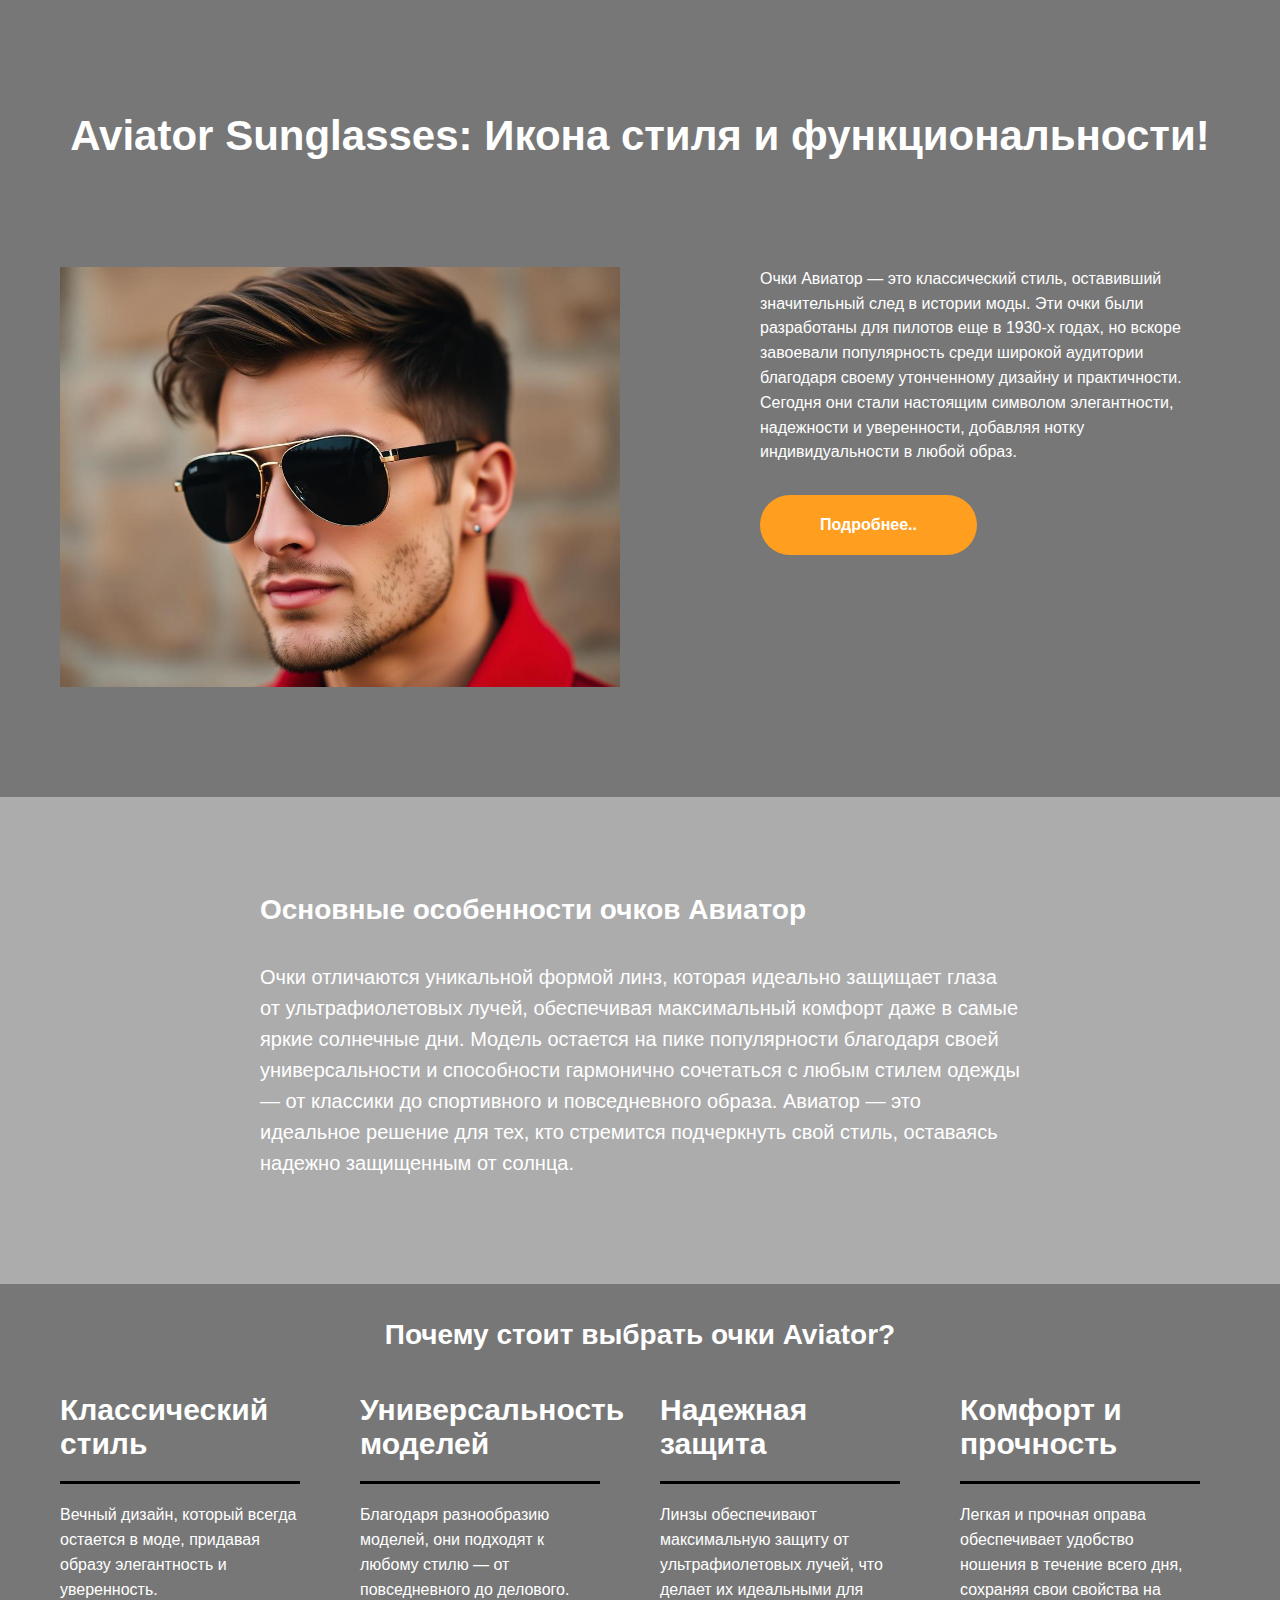
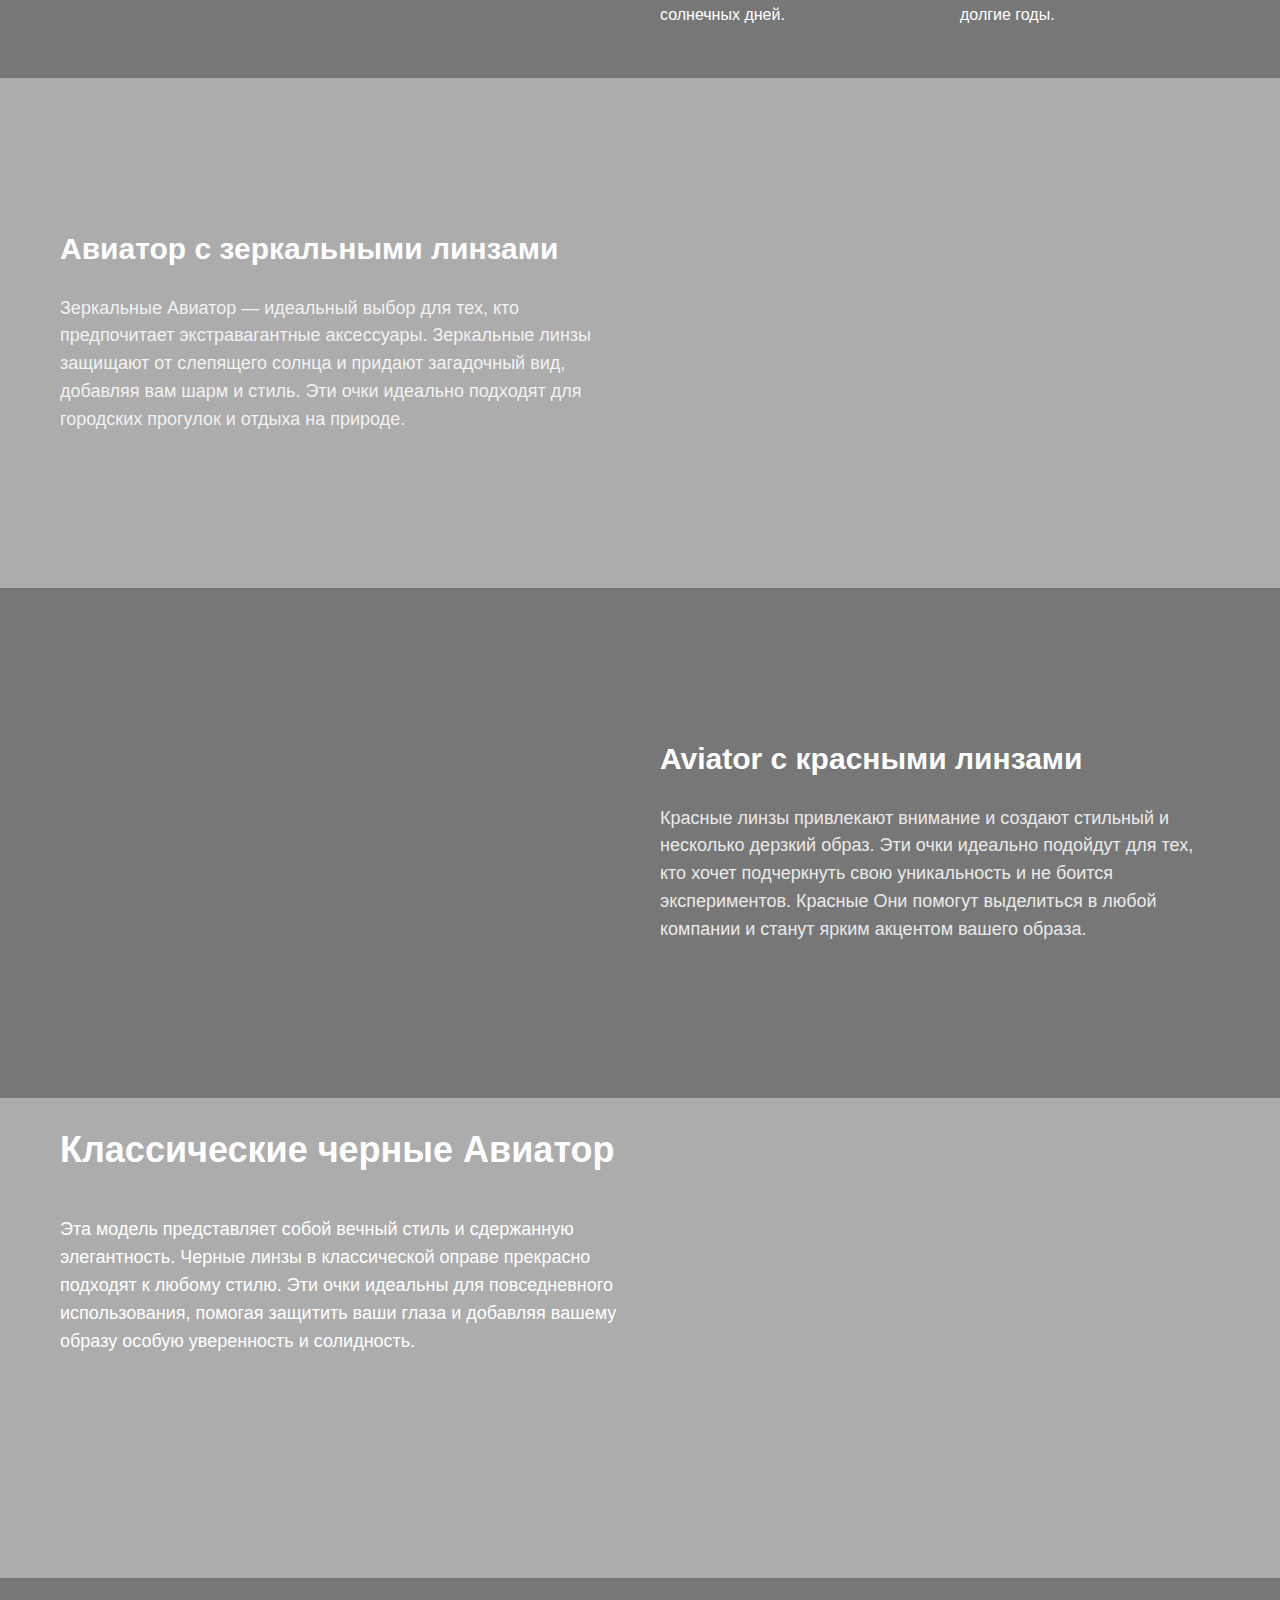
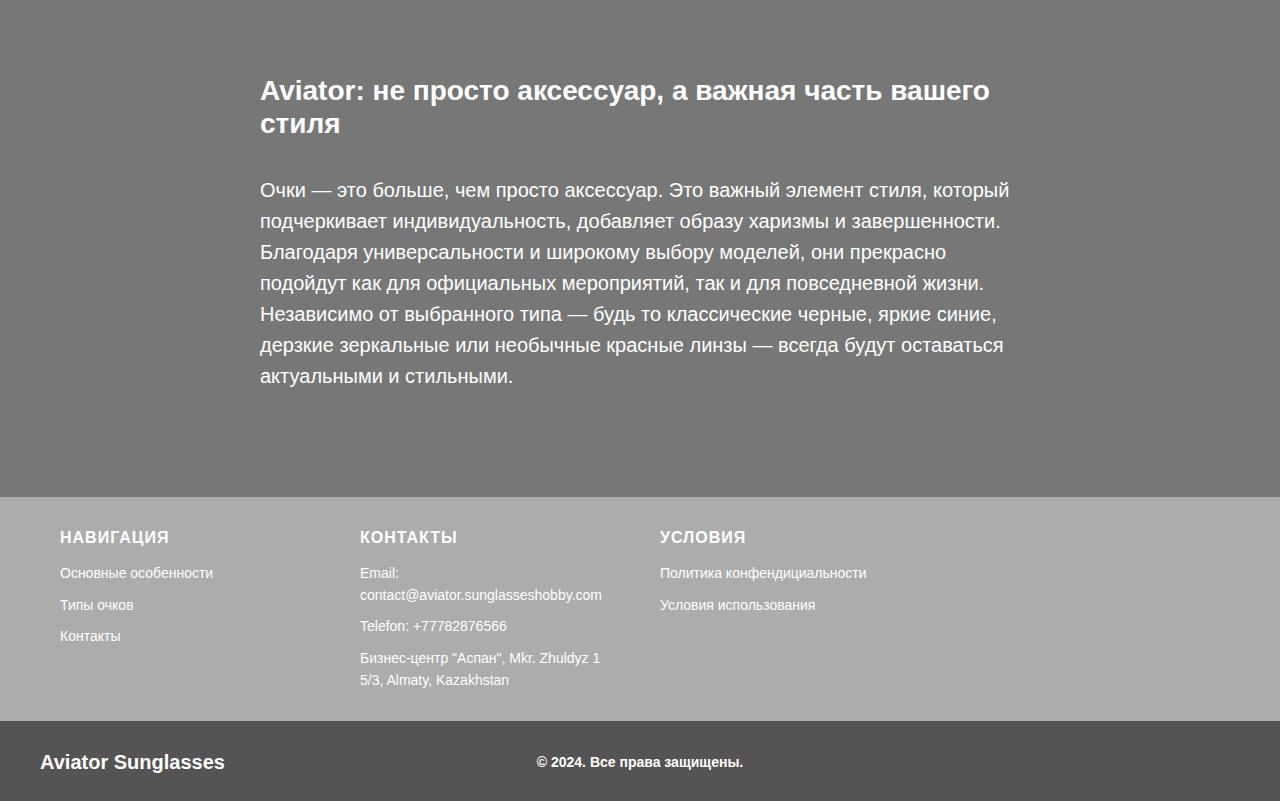
<file: index.html>
<!DOCTYPE html>
<html lang="ru">
<head>
    <meta charset="utf-8"/>
    <meta http-equiv="Content-Type" content="text/html; charset=utf-8"/>
    <meta name="viewport" content="width=device-width, initial-scale=1.0"/> <!--metatextblock--> <title>Aviator Sunglasses: Икона стиля и функциональности!</title>
    <meta name="description"
          content="Aviator: Стильные и надежные солнцезащитные очки, которые обеспечат вам защиту и элегантность в любой ситуации."/>
    <meta property="og:url" content="page57867809.html"/>
    <meta property="og:title" content="Aviator Sunglasses: Икона стиля и функциональности!"/>
    <meta property="og:description"
          content="Aviator: Стильные и надежные солнцезащитные очки, которые обеспечат вам защиту и элегантность в любой ситуации."/>
    <meta property="og:type" content="website"/>
    <meta property="og:image" content="images/tild6231-3138-4535-b561-343431653130__-__resize__504x___51.png"/>
    <link rel="canonical" href="index.html"> <!--/metatextblock-->
    <meta name="format-detection" content="telephone=no"/>
    <meta http-equiv="x-dns-prefetch-control" content="on">
    <link rel="dns-prefetch" href="https://ws.tildacdn.com">
    <link rel="apple-touch-icon" sizes="180x180" href="favicon/apple-touch-icon.png">
    <link rel="icon" type="image/png" sizes="32x32" href="favicon/favicon-32x32.png">
    <link rel="manifest" href="favicon/site.webmanifest"> <!-- Assets -->
    <script src="https://neo.tildacdn.com/js/tilda-fallback-1.0.min.js" async charset="utf-8"></script>
    <link rel="stylesheet" href="css/tilda-grid-3.0.min.css" type="text/css" media="all" onerror="this.loaderr='y';"/>
    <link rel="stylesheet" href="css/tilda-blocks-page57867809.min.css?t=1730979921" type="text/css" media="all"
          onerror="this.loaderr='y';"/>
    <link rel="stylesheet" href="css/tilda-forms-1.0.min.css" type="text/css" media="all" onerror="this.loaderr='y';"/>
    <link rel="stylesheet" href="css/tilda-cover-1.0.min.css" type="text/css" media="all" onerror="this.loaderr='y';"/>
    <link rel="stylesheet" href="css/fonts-tildasans.css" type="text/css" media="all" onerror="this.loaderr='y';"/>
    <script nomodule src="js/tilda-polyfill-1.0.min.js" charset="utf-8"></script>
    <script type="text/javascript">function t_onReady(func) {
        if (document.readyState != 'loading') {
            func();
        } else {
            document.addEventListener('DOMContentLoaded', func);
        }
    }

    function t_onFuncLoad(funcName, okFunc, time) {
        if (typeof window[funcName] === 'function') {
            okFunc();
        } else {
            setTimeout(function () {
                t_onFuncLoad(funcName, okFunc, time);
            }, (time || 100));
        }
    }</script>
    <script src="js/tilda-scripts-3.0.min.js" charset="utf-8" defer onerror="this.loaderr='y';"></script>
    <script src="js/tilda-blocks-page57867809.min.js?t=1730979921" charset="utf-8" async
            onerror="this.loaderr='y';"></script>
    <script src="js/lazyload-1.3.min.export.js" charset="utf-8" async onerror="this.loaderr='y';"></script>
    <script src="js/tilda-forms-1.0.min.js" charset="utf-8" async onerror="this.loaderr='y';"></script>
    <script src="js/tilda-cover-1.0.min.js" charset="utf-8" async onerror="this.loaderr='y';"></script>
    <script src="js/tilda-events-1.0.min.js" charset="utf-8" async onerror="this.loaderr='y';"></script>
    <script type="text/javascript">window.dataLayer = window.dataLayer || [];</script>
    <script type="text/javascript">(function () {
        if ((/bot|google|yandex|baidu|bing|msn|duckduckbot|teoma|slurp|crawler|spider|robot|crawling|facebook/i.test(navigator.userAgent)) === false && typeof (sessionStorage) != 'undefined' && sessionStorage.getItem('visited') !== 'y' && document.visibilityState) {
            var style = document.createElement('style');
            style.type = 'text/css';
            style.innerHTML = '@media screen and (min-width: 980px) {.t-records {opacity: 0;}.t-records_animated {-webkit-transition: opacity ease-in-out .2s;-moz-transition: opacity ease-in-out .2s;-o-transition: opacity ease-in-out .2s;transition: opacity ease-in-out .2s;}.t-records.t-records_visible {opacity: 1;}}';
            document.getElementsByTagName('head')[0].appendChild(style);

            function t_setvisRecs() {
                var alr = document.querySelectorAll('.t-records');
                Array.prototype.forEach.call(alr, function (el) {
                    el.classList.add("t-records_animated");
                });
                setTimeout(function () {
                    Array.prototype.forEach.call(alr, function (el) {
                        el.classList.add("t-records_visible");
                    });
                    sessionStorage.setItem("visited", "y");
                }, 400);
            }

            document.addEventListener('DOMContentLoaded', t_setvisRecs);
        }
    })();</script>
</head>
<body class="t-body" style="margin:0;"> <!--allrecords-->
<div id="allrecords" data-tilda-export="yes" class="t-records" data-hook="blocks-collection-content-node"
     data-tilda-project-id="10777917" data-tilda-page-id="57867809"
     data-tilda-formskey="45872d6e7fbe66a2de443c7210777917" data-tilda-cookie="no" data-tilda-lazy="yes"
     data-tilda-root-zone="one">
    <div id="rec822415590" class="r t-rec" style="background-color:#777777; " data-animationappear="off"
         data-record-type="813" data-bg-color="#777777"> <!-- t813 --> <!-- cover -->
        <div class="t-cover" id="recorddiv822415590" bgimgfield="img" style="height:100vh;background-color: #777777;">
            <div class="t-cover__carrier" id="coverCarry822415590" data-content-cover-id="822415590"
                 data-content-cover-bg="" data-display-changed="true" data-content-cover-height="80vh"
                 data-content-cover-parallax="" data-content-use-image-for-mobile-cover=""
                 style="height:80vh;background-attachment:scroll; " itemscope itemtype="http://schema.org/ImageObject">
                <meta itemprop="image" content="">
            </div>
            <div class="t-cover__filter" style="height:80vh;background-color: unset;opacity: 0.4;"></div>
            <div class="t813">
                <div class="t-container">
                    <div class="t-cover__wrapper t-valign_middle" style="height:100vh">
                        <div class="t813__wrapper" data-hook-content="covercontent">
                            <div class="t813__textwrapper" data-hook-content="covercontent">
                                <div class="t-section__title t-title t-title_xs " field="title">Aviator Sunglasses:
                                    Икона стиля и функциональности!
                                </div>
                            </div>
                            <div class="t813__col-wrapper">
                                <div class="t813__col t-col t-col_6 t-col_flex">
                                    <div class="t813__contentbox">
                                        <div class="t813__contentwrapper"><img
                                                src="images/tild6130-6137-4732-b564-663265303633__-__empty___55.png"
                                                data-original="images/tild6130-6137-4732-b564-663265303633___55.png"
                                                class="t813__img t-img"
                                                imgfield="img2"
                                                alt=""></div>
                                    </div>
                                </div>
                                <div class="t813__col t-col t-col_5 t-prefix_1 t813__nomargin t-col_flex t-align_left">
                                    <div class="t813__form-upper-text t-descr t-descr_xs" field="text">Очки Авиатор — это
                                            классический стиль, оставивший значительный след в истории моды. Эти очки
                                            были разработаны для пилотов еще в 1930-х годах, но вскоре завоевали
                                            популярность среди широкой аудитории благодаря своему утонченному дизайну и
                                            практичности. Сегодня они стали настоящим символом элегантности, надежности
                                            и уверенности, добавляя нотку индивидуальности в любой образ.
                                    </div>
                                    <div>
                                        <form
                                                id="form822415590" name='form822415590' role="form" action=''
                                                method='POST' data-formactiontype="0" data-inputbox=".t-input-group"
                                                class="t-form js-form-proccess t-form_inputs-total_0 t-form_bbonly"
                                                data-success-callback="t813_onSuccess">
                                            <!-- NO ONE SERVICES CONNECTED -->
                                            <div class="js-successbox t-form__successbox t-text t-text_md"
                                                 aria-live="polite"
                                                 style="display:none;"></div>
                                            <div class="t-form__inputsbox t-form__inputsbox_vertical-form t-form__inputsbox_inrow">
                                                <div class="t-form__errorbox-middle"> <!--noindex-->
                                                    <div
                                                            class="js-errorbox-all t-form__errorbox-wrapper"
                                                            style="display:none;" data-nosnippet
                                                            tabindex="-1"
                                                            aria-label="Ошибки при заполнении формы">
                                                        <ul
                                                                role="list"
                                                                class="t-form__errorbox-text t-text t-text_md">
                                                            <li class="t-form__errorbox-item js-rule-error js-rule-error-all"></li>
                                                            <li class="t-form__errorbox-item js-rule-error js-rule-error-req"></li>
                                                            <li class="t-form__errorbox-item js-rule-error js-rule-error-email"></li>
                                                            <li class="t-form__errorbox-item js-rule-error js-rule-error-name"></li>
                                                            <li class="t-form__errorbox-item js-rule-error js-rule-error-phone"></li>
                                                            <li class="t-form__errorbox-item js-rule-error js-rule-error-minlength"></li>
                                                            <li class="t-form__errorbox-item js-rule-error js-rule-error-string"></li>
                                                        </ul>
                                                    </div> <!--/noindex--> </div>
                                                <div class="t-form__submit">
                                                    <button
                                                            type="submit"
                                                            class="t-submit"
                                                            style="color:#ffffff;background-color:#ff9e1f;border-radius:30px; -moz-border-radius:30px; -webkit-border-radius:30px;"
                                                            data-field="buttontitle" data-buttonfieldset="button">
                                                        Подробнее..
                                                    </button>
                                                </div>
                                            </div>
                                            <div class="t-form__errorbox-bottom"> <!--noindex-->
                                                <div
                                                        class="js-errorbox-all t-form__errorbox-wrapper"
                                                        style="display:none;" data-nosnippet
                                                        tabindex="-1"
                                                        aria-label="Ошибки при заполнении формы">
                                                    <ul
                                                            role="list"
                                                            class="t-form__errorbox-text t-text t-text_md">
                                                        <li class="t-form__errorbox-item js-rule-error js-rule-error-all"></li>
                                                        <li class="t-form__errorbox-item js-rule-error js-rule-error-req"></li>
                                                        <li class="t-form__errorbox-item js-rule-error js-rule-error-email"></li>
                                                        <li class="t-form__errorbox-item js-rule-error js-rule-error-name"></li>
                                                        <li class="t-form__errorbox-item js-rule-error js-rule-error-phone"></li>
                                                        <li class="t-form__errorbox-item js-rule-error js-rule-error-minlength"></li>
                                                        <li class="t-form__errorbox-item js-rule-error js-rule-error-string"></li>
                                                    </ul>
                                                </div> <!--/noindex--> </div>
                                        </form>
                                        <style>#rec822415590 input::-webkit-input-placeholder {
                                          color: #ffffff;
                                          opacity: 0.5;
                                        }

                                        #rec822415590 input::-moz-placeholder {
                                          color: #ffffff;
                                          opacity: 0.5;
                                        }

                                        #rec822415590 input:-moz-placeholder {
                                          color: #ffffff;
                                          opacity: 0.5;
                                        }

                                        #rec822415590 input:-ms-input-placeholder {
                                          color: #ffffff;
                                          opacity: 0.5;
                                        }

                                        #rec822415590 textarea::-webkit-input-placeholder {
                                          color: #ffffff;
                                          opacity: 0.5;
                                        }

                                        #rec822415590 textarea::-moz-placeholder {
                                          color: #ffffff;
                                          opacity: 0.5;
                                        }

                                        #rec822415590 textarea:-moz-placeholder {
                                          color: #ffffff;
                                          opacity: 0.5;
                                        }

                                        #rec822415590 textarea:-ms-input-placeholder {
                                          color: #ffffff;
                                          opacity: 0.5;
                                        }</style>
                                    </div>
                                </div>
                            </div>
                        </div>
                    </div>
                </div>
            </div>
        </div>
        <script type="text/javascript">t_onReady(function () {
            t_onFuncLoad('t813_init', function () {
                t813_init('822415590', '');
            });
        });</script>
        <style> #rec822415590 .t-section__title {
          color: #ffffff;
        }

        #rec822415590 .t-section__descr {
          color: #ffffff;
        }

        #rec822415590 .t813__form-upper-text {
          color: #ffffff;
        }</style>
        <style>#rec822415590 .t813__iframe {
          box-shadow: 0px 0px 20px rgba(0, 0, 0, 0.8);
        }</style>
    </div>
    <div id="rec822415591" class="r t-rec t-rec_pt_45 t-rec_pb_45"
         style="padding-top:45px;padding-bottom:45px;background-color:#acacac; " data-record-type="248"
         data-bg-color="#acacac"> <!-- T220 -->
        <div class="t220" id="about">
            <div class="t-container ">
                <div class="t-col t-col_8 t-prefix_2">
                    <div class="t220__textwrapper" style="background-color:#acacac;">
                        <div style="">
                            <div class="t220__title t-heading t-heading_sm" field="title"><span
                                    style="color: rgb(255, 255, 255);">Основные особенности очков Авиатор</span></div>
                            <div field="text" class="t220__text t-text t-text_md "><span
                                    style="color: rgb(255, 255, 255);">Очки отличаются уникальной формой линз, которая идеально защищает глаза от ультрафиолетовых лучей, обеспечивая максимальный комфорт даже в самые яркие солнечные дни. Модель остается на пике популярности благодаря своей универсальности и способности гармонично сочетаться с любым стилем одежды — от классики до спортивного и повседневного образа. Авиатор — это идеальное решение для тех, кто стремится подчеркнуть свой стиль, оставаясь надежно защищенным от солнца.</span>
                            </div>
                        </div>
                    </div>
                </div>
            </div>
        </div>
    </div>
    <div id="rec822415596" class="r t-rec t-rec_pt_30 t-rec_pb_30"
         style="padding-top:30px;padding-bottom:30px;background-color:#777777; " data-record-type="40"
         data-bg-color="#777777"> <!-- T026 -->
        <div class="t026">
            <div class="t-container t-align_left">
                <div class="t-col t-col_8 t-prefix_2">
                    <div class="t026__title t-text" field="title">
                        <div style="font-size: 28px;" data-customstyle="yes"><p style="text-align: center;"><span
                                style="color: rgb(255, 255, 255);">Почему стоит выбрать очки Aviator?</span></p></div>
                    </div>
                    <div class="t026__descr t-text t-text_xs" field="subtitle"></div>
                </div>
            </div>
        </div>
        <style> #rec822415596 .t026__descr {
          text-transform: uppercase;
        }</style>
    </div>
    <div id="rec822415597" class="r t-rec t-rec_pt_0 t-rec_pb_45"
         style="padding-top:0px;padding-bottom:45px;background-color:#777777; " data-record-type="1033"
         data-bg-color="#777777"> <!-- t1033 -->
        <div class="t1033" id="types">
            <ul role="list" class="t1033__container t-list__container_inrow4 t-container">
                <li class="t1033__col t-item t-list__item t-col t-col_3 ">
                    <div class="t1033__title t-title" field="li_title__6534766525990"><span
                            style="color: rgb(255, 255, 255);">Классический стиль</span></div>
                    <hr class="t-divider t1033__line" style=""/>
                    <div class="t1033__text t-descr" field="li_descr__6534766525990"><span
                            style="color: rgb(255, 255, 255);">Вечный дизайн, который всегда остается в моде, придавая образу элегантность и уверенность.</span>
                    </div>
                </li>
                <li class="t1033__col t-item t-list__item t-col t-col_3 ">
                    <div class="t1033__title t-title" field="li_title__6534766525991"><span
                            style="color: rgb(255, 255, 255);">Универсальность моделей</span></div>
                    <hr class="t-divider t1033__line" style=""/>
                    <div class="t1033__text t-descr" field="li_descr__6534766525991"><span
                            style="color: rgb(255, 255, 255);">Благодаря разнообразию моделей, они подходят к любому стилю — от повседневного до делового.</span>
                    </div>
                </li>
                <li class="t1033__col t-item t-list__item t-col t-col_3 ">
                    <div class="t1033__title t-title" field="li_title__6534766525992"><strong
                            style="color: rgb(255, 255, 255);">Надежная защита</strong></div>
                    <hr class="t-divider t1033__line" style=""/>
                    <div class="t1033__text t-descr" field="li_descr__6534766525992"><span
                            style="color: rgb(255, 255, 255);">Линзы обеспечивают максимальную защиту от ультрафиолетовых лучей, что делает их идеальными для солнечных дней.</span>
                    </div>
                </li>
                <li class="t1033__col t-item t-list__item t-col t-col_3 ">
                    <div class="t1033__title t-title" field="li_title__6534766525993"><span
                            style="color: rgb(255, 255, 255);">Комфорт и прочность</span></div>
                    <hr class="t-divider t1033__line" style=""/>
                    <div class="t1033__text t-descr" field="li_descr__6534766525993"><span
                            style="color: rgb(255, 255, 255);">Легкая и прочная оправа обеспечивает удобство ношения в течение всего дня, сохраняя свои свойства на долгие годы.</span>
                    </div>
                </li>
            </ul>
        </div>
    </div>
    <div id="rec822415592" class="r t-rec t-rec_pt_45 t-rec_pb_45"
         style="padding-top:45px;padding-bottom:45px;background-color:#acacac; " data-record-type="180"
         data-bg-color="#acacac"> <!-- T165 -->
        <div class="t165">
            <div class="t-container">
                <div class="t165__col-top t-col t-col_6 t165__vmiddle t165__left">
                    <div class="t165__textwrapper">
                        <div class="t165__title t-heading t-heading_md" field="title"><span
                                style="color: rgb(255, 255, 255);">Авиатор с зеркальными линзами</span></div>
                        <div class="t165__text t-text t-text_sm" field="text"><span style="color: rgb(255, 255, 255);">Зеркальные Авиатор — идеальный выбор для тех, кто предпочитает экстравагантные аксессуары. Зеркальные линзы защищают от слепящего солнца и придают загадочный вид, добавляя вам шарм и стиль. Эти очки идеально подходят для городских прогулок и отдыха на природе.</span>
                        </div>
                    </div>
                </div>
                <div class="t-col t-col_6 t165__vmiddle t165__left"><img class="t165__img t-img"
                                                                         src="images/tild6231-3138-4535-b561-343431653130__-__empty___51.png"
                                                                         data-original="images/tild6231-3138-4535-b561-343431653130___51.png"
                                                                         imgfiled="img"
                                                                         alt=""></div>
            </div>
        </div>
    </div>
    <div id="rec822415595" class="r t-rec t-rec_pt_45 t-rec_pb_45"
         style="padding-top:45px;padding-bottom:45px;background-color:#777777; " data-record-type="180"
         data-bg-color="#777777"> <!-- T165 -->
        <div class="t165">
            <div class="t-container">
                <div class="t165__col-top t-col t-col_6 t165__vmiddle t165__left"><img class="t165__img t-img"
                                                                                       src="images/tild3737-6437-4831-a361-613832346330__-__empty___54.png"
                                                                                       data-original="images/tild3737-6437-4831-a361-613832346330___54.png"
                                                                                       imgfiled="img"
                                                                                       alt=""></div>
                <div class="t-col t-col_6 t165__vmiddle t165__left">
                    <div class="t165__textwrapper">
                        <div class="t165__title t-heading t-heading_md" field="title"><span
                                style="color: rgb(255, 255, 255);">Aviator с красными линзами</span></div>
                        <div class="t165__text t-text t-text_sm" field="text"><span style="color: rgb(255, 255, 255);">Красные линзы привлекают внимание и создают стильный и несколько дерзкий образ. Эти очки идеально подойдут для тех, кто хочет подчеркнуть свою уникальность и не боится экспериментов. Красные Они помогут выделиться в любой компании и станут ярким акцентом вашего образа.</span>
                        </div>
                    </div>
                </div>
            </div>
        </div>
    </div>
    <div id="rec822415598" class="r t-rec t-rec_pt_30 t-rec_pb_30"
         style="padding-top:30px;padding-bottom:30px;background-color:#acacac; " data-record-type="195"
         data-bg-color="#acacac"> <!-- T177 -->
        <div class="t177">
            <div class="t-container">
                <div class="t-col t-col_6 ">
                    <div class="t177__title t-title t-title_md" field="title">
                        <div style="font-size: 36px;" data-customstyle="yes"><span style="color: rgb(255, 255, 255);">Классические черные Авиатор</span>
                        </div>
                    </div>
                    <div class="t177__text t-text t-text_sm" field="text"><span style="color: rgb(255, 255, 255);">Эта модель представляет собой вечный стиль и сдержанную элегантность. Черные линзы в классической оправе прекрасно подходят к любому стилю. Эти очки идеальны для повседневного использования, помогая защитить ваши глаза и добавляя вашему образу особую уверенность и солидность.</span>
                    </div>
                </div>
                <div class="t-col t-col_6 t-align_center"><img class="t177__img t-img"
                                                               src="images/tild3165-3962-4732-a365-643730663138__-__empty___52.png"
                                                               data-original="images/tild3165-3962-4732-a365-643730663138___52.png"
                                                               imgfield="img"
                                                               alt=""></div>
            </div>
        </div>
        <style> #rec822415598 .t177__descr {
          padding-top: 10px;
          padding-bottom: 10px;
        }

        #rec822415598 .t177__text {
          padding-top: 10px;
        }</style>
    </div>
    <div id="rec822433760" class="r t-rec t-rec_pt_45 t-rec_pb_45"
         style="padding-top:45px;padding-bottom:45px;background-color:#777777; " data-record-type="248"
         data-bg-color="#777777"> <!-- T220 -->
        <div class="t220">
            <div class="t-container ">
                <div class="t-col t-col_8 t-prefix_2">
                    <div class="t220__textwrapper" style="background-color:#777777;">
                        <div style="">
                            <div class="t220__title t-heading t-heading_sm" field="title"><span
                                    style="color: rgb(255, 255, 255);">Aviator: не просто аксессуар, а важная часть вашего стиля</span>
                            </div>
                            <div field="text" class="t220__text t-text t-text_md "><span
                                    style="color: rgb(255, 255, 255);">Очки — это больше, чем просто аксессуар. Это важный элемент стиля, который подчеркивает индивидуальность, добавляет образу харизмы и завершенности. Благодаря универсальности и широкому выбору моделей, они прекрасно подойдут как для официальных мероприятий, так и для повседневной жизни. Независимо от выбранного типа — будь то классические черные, яркие синие, дерзкие зеркальные или необычные красные линзы — всегда будут оставаться актуальными и стильными.</span>
                            </div>
                        </div>
                    </div>
                </div>
            </div>
        </div>
    </div>
    <div id="rec822415599" class="r t-rec t-rec_pt_30 t-rec_pb_30"
         style="padding-top:30px;padding-bottom:30px;background-color:#acacac; " data-animationappear="off"
         data-record-type="344" data-bg-color="#acacac"> <!-- T344 -->
        <div class="t344" id="contacts">
            <div class="t-container t-align_left">
                <div class="t344__col t-col t-col_3">
                    <div class="t344__title t-name t-name_xs t344__title_uppercase" field="title"><span
                            style="color: rgb(255, 255, 255);">Навигация</span></div>
                    <div class="t344__descr t-descr t-descr_xxs" field="descr">
                        <ul>
                            <li data-list="bullet" style="color: rgb(255, 255, 255);"><a
                                    href="#about"
                                    style="color: rgb(255, 255, 255);">Основные особенности</a></li>
                            <li data-list="bullet" style="color: rgb(255, 255, 255);"><a
                                    href="#types"
                                    style="color: rgb(255, 255, 255);">Типы очков</a>
                            </li>
                            <li data-list="bullet" style="color: rgb(255, 255, 255);"><a
                                    href="#contacts"
                                    style="color: rgb(255, 255, 255);">Контакты</a>
                            </li>
                        </ul>
                    </div>
                </div>
                <div class="t344__col t-col t-col_3">
                    <div class="t344__title t-name t-name_xs t344__title_uppercase" field="title2"><span
                            style="color: rgb(255, 255, 255);">Контакты</span></div>
                    <div class="t344__descr t-descr t-descr_xxs" field="descr2">
                        <ul>
                            <li data-list="bullet">Email: contact@aviator.sunglasseshobby.com</li>
                            <li data-list="bullet">Telefon: +77782876566</li>
                            <li data-list="bullet">Бизнес-центр "Аспан", Mkr. Zhuldyz 1 5/3, Almaty, Kazakhstan</li>
                        </ul>
                    </div>
                </div>
                <div class="t344__floatbeaker_lr3"></div>
                <div class="t344__col t-col t-col_3">
                    <div class="t344__title t-name t-name_xs t344__title_uppercase" field="title3"><span
                            style="color: rgb(255, 255, 255);">Условия</span></div>
                    <div class="t344__descr t-descr t-descr_xxs" field="descr3">
                        <ul>
                            <li data-list="bullet" style="color: rgb(255, 255, 255);"><a href="policy.html"
                                    style="color: rgb(255, 255, 255);">Политика конфендициальности</a></li>
                            <li data-list="bullet" style="color: rgb(255, 255, 255);"><a href="terms.html"
                                    style="color: rgb(255, 255, 255);">Условия использования</a></li>
                        </ul>
                    </div>
                </div>
                <div class="t344__col t-col t-col_3"></div>
            </div>
        </div>
        <style>#rec822415599 .t344__title {
          color: #525252;
        }

        #rec822415599 .t344__descr {
          color: #ffffff;
        }</style>
        <style> #rec822415599 .t344__title {
          text-transform: uppercase;
        }</style>
    </div>
    <div id="rec822415600" class="r t-rec t-rec_pt_0 t-rec_pb_0"
         style="padding-top:0px;padding-bottom:0px;background-color:#555353; " data-record-type="463"
         data-bg-color="#555353"> <!-- T463 -->
        <div class="t463" id="t-footer_822415600">
            <div class="t463__maincontainer ">
                <div class="t463__content" style="">
                    <div class="t463__colwrapper">
                        <div class="t463__col"><a class="t463__link" href="index.html">
                            <div class="t463__logo t-title" field="title">Aviator Sunglasses</div>
                        </a></div>
                        <div class="t463__col t463__col_center t-align_center">
                            <div class="t463__typo t463__copyright t-name t-name_xs" field="text">© 2024. Все права
                                защищены.
                            </div>
                        </div>
                        <div class="t463__col t-align_right"></div>
                    </div>
                </div>
            </div>
        </div>
        <style>#rec822415600 .t463__copyright {
          color: #ffffff;
        }</style>
        <style> #rec822415600 .t463__link {
          font-size: 20px;
          color: #ffffff;
          font-weight: 600;
        }

        #rec822415600 .t463__logo {
          font-size: 20px;
          color: #ffffff;
          font-weight: 600;
        }</style>
    </div>
</div> <!--/allrecords-->
<script type="text/javascript">
window.tildastatcookie = 'no';
setTimeout(function () {
    (function (d, w, k, o, g) {
        var n = d.getElementsByTagName(o)[0], s = d.createElement(o), f = function () {
            n.parentNode.insertBefore(s, n);
        };
        s.type = "text/javascript";
        s.async = true;
        s.key = k;
        s.id = "tildastatscript";
        s.src = g;
        if (w.opera == "[object Opera]") {
            d.addEventListener("DOMContentLoaded", f, false);
        } else {
            f();
        }
    })(document, window, 'b21c9813a8a53cde931e9dfa61f56bbd', 'script', 'js/tilda-stat-1.0.min.js');
}, 2000);</script>
</body>
<script type="application/ld+json">
    {
        "@context": "https://schema.org",
        "@type": "Organization",
        "name": "Aviator: Стильные и надежные солнцезащитные очки",
        "url": "",
        "logo": "/favicon/favicon.ico"
    }
</script>
<script type="application/ld+json">
    {
        "@context": "https://schema.org",
        "@type": "WPHeader",
        "headline": "Aviator: Стильные и надежные солнцезащитные очки",
        "description": "Aviator: Стильные и надежные солнцезащитные очки, которые обеспечат вам защиту и элегантность в любой ситуации.",
        "publisher": {
            "@type": "Organization",
            "name": "Aviator: Стильные и надежные солнцезащитные очки",
            "logo": {
                "@type": "ImageObject",
                "url": "/favicon/favicon.ico"
            }
        }
    }
</script>
<script type="application/ld+json">
    {
        "@context": "https://schema.org",
        "@type": "WebPage",
        "name": "Aviator: Стильные и надежные солнцезащитные очки",
        "description": "Aviator: Стильные и надежные солнцезащитные очки, которые обеспечат вам защиту и элегантность в любой ситуации.",
        "publisher": {
            "@type": "Organization",
            "name": "Aviator: Стильные и надежные солнцезащитные очки"
        },
        "license": "A license document that applies to this content, typically indicated by URL"
    }
</script>
<script type="application/ld+json">
    {
        "@context": "https://schema.org",
        "@type": "SiteNavigationElement",
        "name": "Main Navigation",
        "url": "",
        "hasPart": [
            {
                "@type": "WebPage",
                "name": "Home",
                "url": ""
            },
            {
                "@type": "WebPage",
                "name": "Policy",
                "url": "/policy.html"
            },
            {
                "@type": "WebPage",
                "name": "Terms of Conditions",
                "url": "/terms.html"
            }
        ]
    }
</script>
</html>
</file>
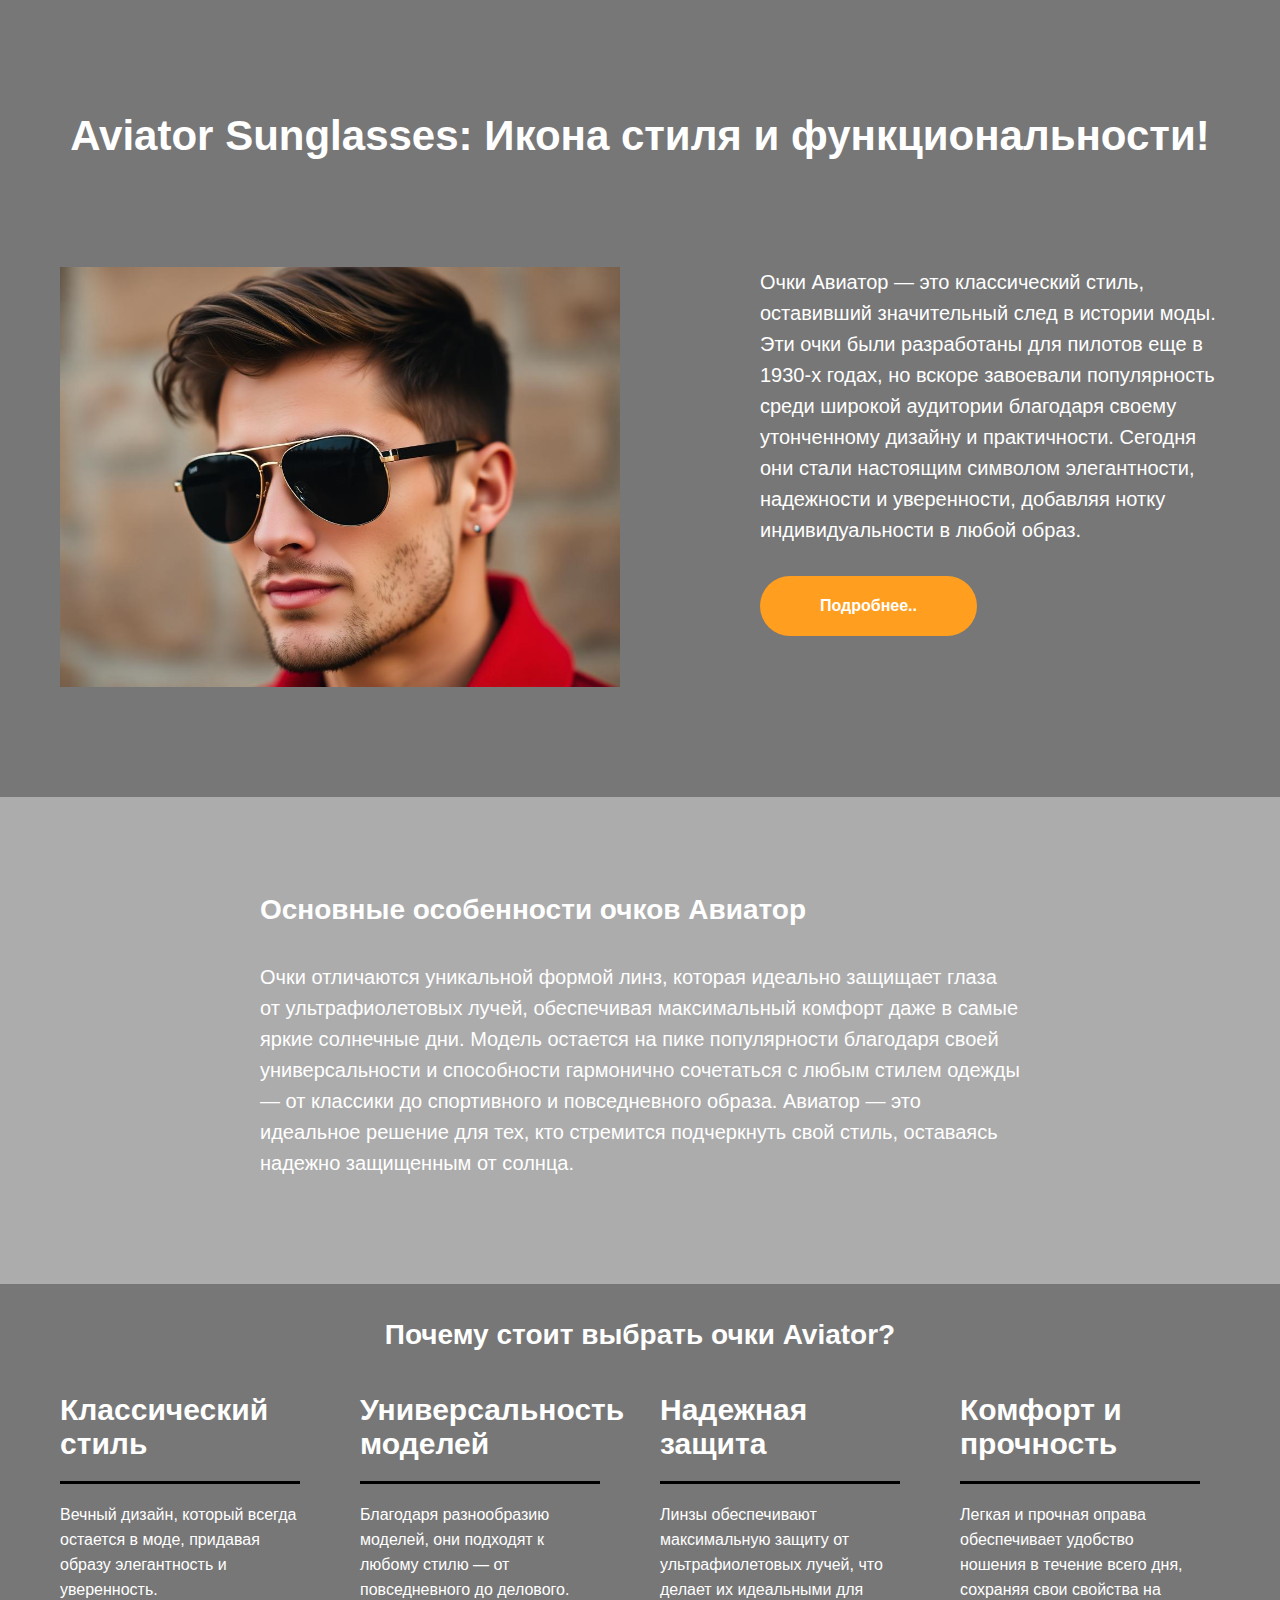
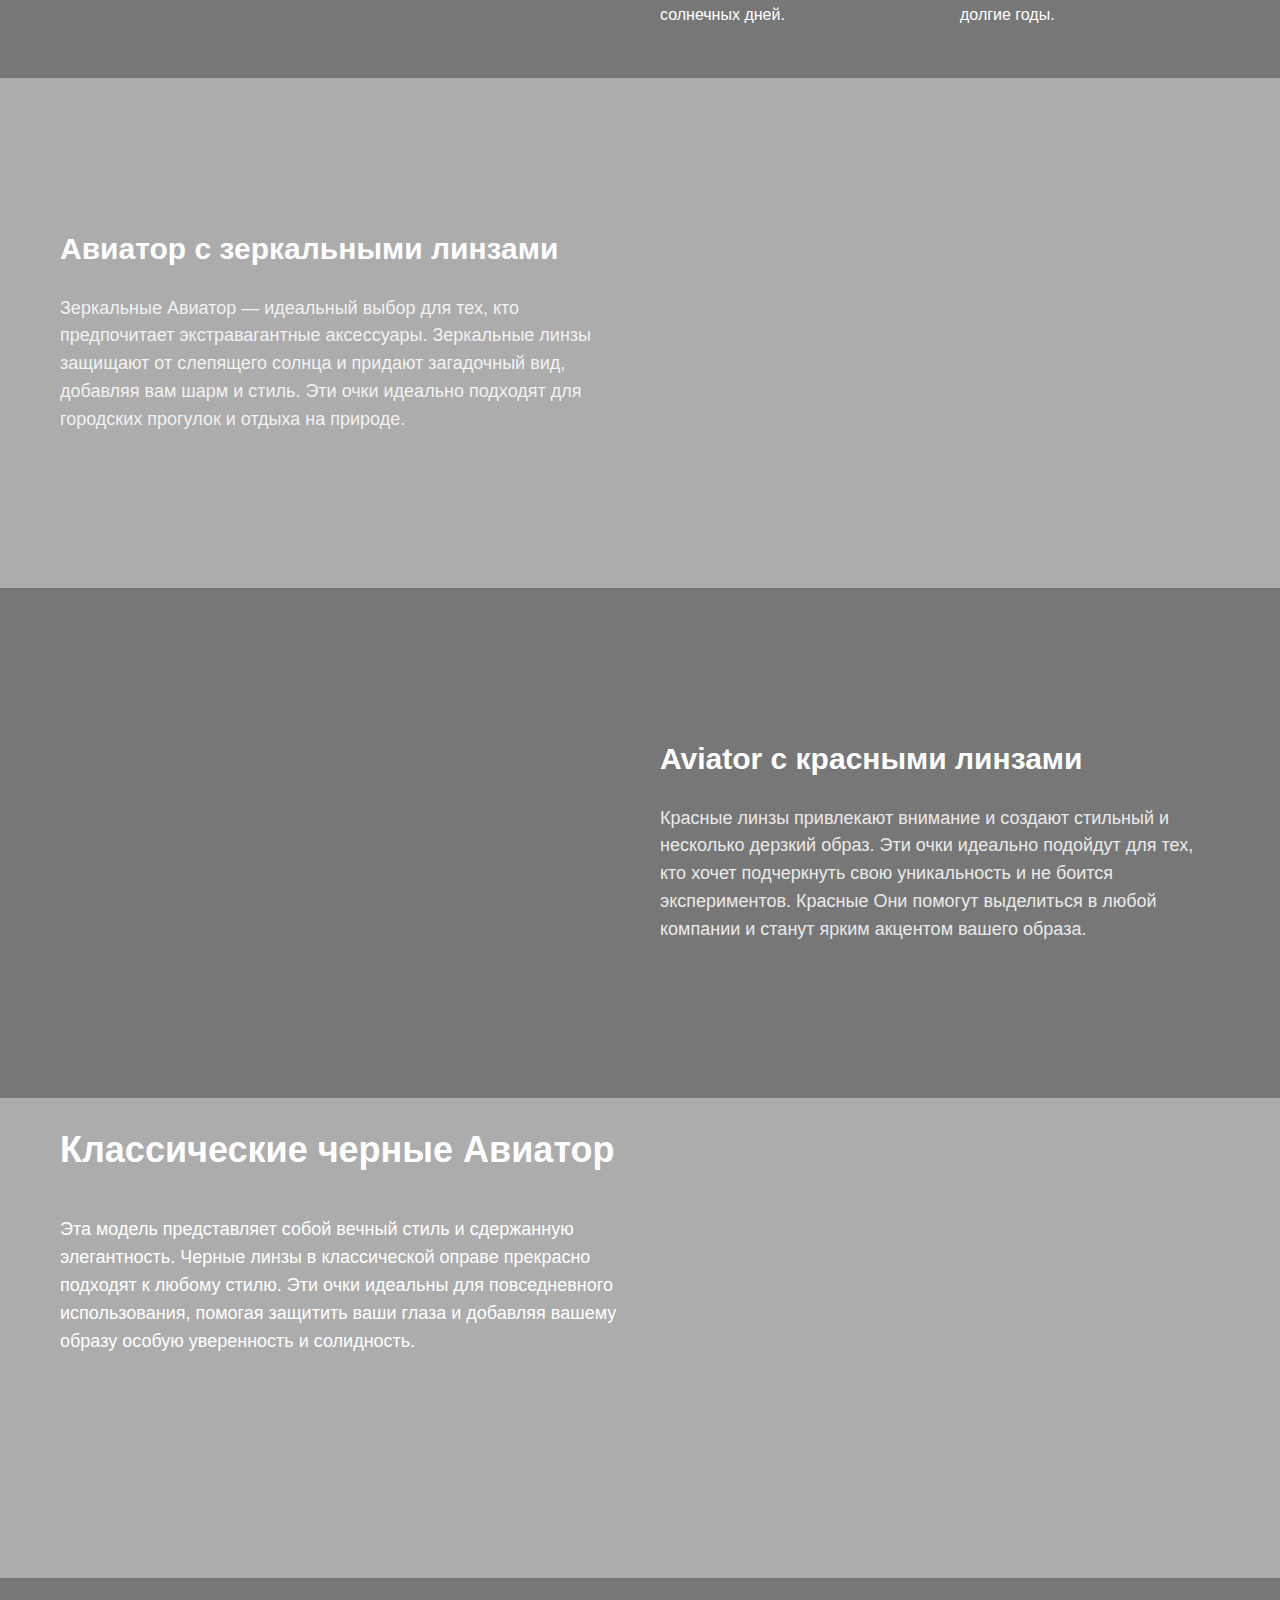
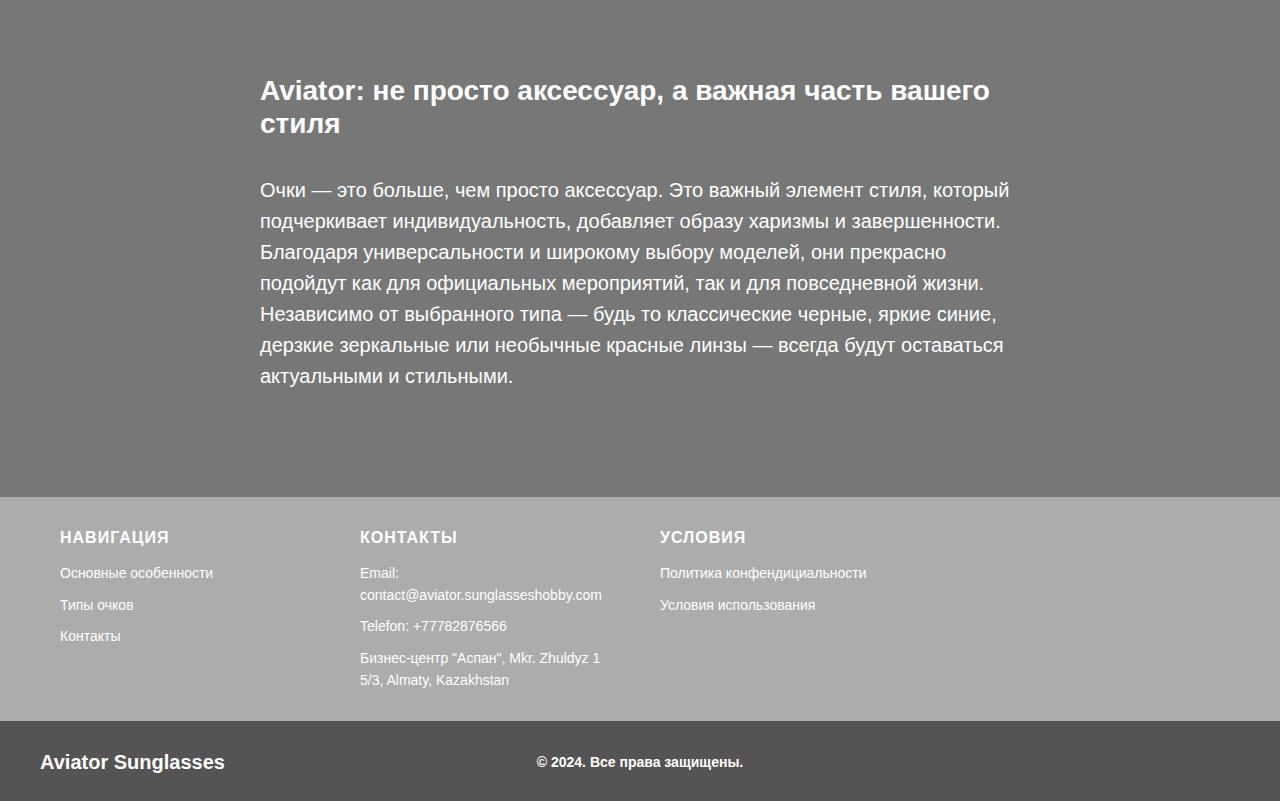
<file: index1.html>
<!DOCTYPE html>
<html lang="ru">
<head>
    <meta charset="utf-8"/>
    <meta http-equiv="Content-Type" content="text/html; charset=utf-8"/>
    <meta name="viewport" content="width=device-width, initial-scale=1.0"/> <!--metatextblock--> <title>Aviator Sunglasses: Икона стиля и функциональности!</title>
    <meta name="description"
          content="Aviator: Стильные и надежные солнцезащитные очки, которые обеспечат вам защиту и элегантность в любой ситуации."/>
    <meta property="og:url" content="page57867809.html"/>
    <meta property="og:title" content="Aviator Sunglasses: Икона стиля и функциональности!"/>
    <meta property="og:description"
          content="Aviator: Стильные и надежные солнцезащитные очки, которые обеспечат вам защиту и элегантность в любой ситуации."/>
    <meta property="og:type" content="website"/>
    <meta property="og:image" content="images/tild6231-3138-4535-b561-343431653130__-__resize__504x___51.png"/>
    <link rel="canonical" href="index.html"> <!--/metatextblock-->
    <meta name="format-detection" content="telephone=no"/>
    <meta http-equiv="x-dns-prefetch-control" content="on">
    <link rel="dns-prefetch" href="https://ws.tildacdn.com">
    <link rel="apple-touch-icon" sizes="180x180" href="favicon/apple-touch-icon.png">
    <link rel="icon" type="image/png" sizes="32x32" href="favicon/favicon-32x32.png">
    <link rel="manifest" href="favicon/site.webmanifest"> <!-- Assets -->
    <script src="https://neo.tildacdn.com/js/tilda-fallback-1.0.min.js" async charset="utf-8"></script>
    <link rel="stylesheet" href="css/tilda-grid-3.0.min.css" type="text/css" media="all" onerror="this.loaderr='y';"/>
    <link rel="stylesheet" href="css/tilda-blocks-page57867809.min.css?t=1730979921" type="text/css" media="all"
          onerror="this.loaderr='y';"/>
    <link rel="stylesheet" href="css/tilda-forms-1.0.min.css" type="text/css" media="all" onerror="this.loaderr='y';"/>
    <link rel="stylesheet" href="css/tilda-cover-1.0.min.css" type="text/css" media="all" onerror="this.loaderr='y';"/>
    <link rel="stylesheet" href="css/fonts-tildasans.css" type="text/css" media="all" onerror="this.loaderr='y';"/>
    <script nomodule src="js/tilda-polyfill-1.0.min.js" charset="utf-8"></script>
    <script type="text/javascript">function t_onReady(func) {
        if (document.readyState != 'loading') {
            func();
        } else {
            document.addEventListener('DOMContentLoaded', func);
        }
    }

    function t_onFuncLoad(funcName, okFunc, time) {
        if (typeof window[funcName] === 'function') {
            okFunc();
        } else {
            setTimeout(function () {
                t_onFuncLoad(funcName, okFunc, time);
            }, (time || 100));
        }
    }</script>
    <script src="js/tilda-scripts-3.0.min.js" charset="utf-8" defer onerror="this.loaderr='y';"></script>
    <script src="js/tilda-blocks-page57867809.min.js?t=1730979921" charset="utf-8" async
            onerror="this.loaderr='y';"></script>
    <script src="js/lazyload-1.3.min.export.js" charset="utf-8" async onerror="this.loaderr='y';"></script>
    <script src="js/tilda-forms-1.0.min.js" charset="utf-8" async onerror="this.loaderr='y';"></script>
    <script src="js/tilda-cover-1.0.min.js" charset="utf-8" async onerror="this.loaderr='y';"></script>
    <script src="js/tilda-events-1.0.min.js" charset="utf-8" async onerror="this.loaderr='y';"></script>
    <script type="text/javascript">window.dataLayer = window.dataLayer || [];</script>
    <script type="text/javascript">(function () {
        if ((/bot|google|yandex|baidu|bing|msn|duckduckbot|teoma|slurp|crawler|spider|robot|crawling|facebook/i.test(navigator.userAgent)) === false && typeof (sessionStorage) != 'undefined' && sessionStorage.getItem('visited') !== 'y' && document.visibilityState) {
            var style = document.createElement('style');
            style.type = 'text/css';
            style.innerHTML = '@media screen and (min-width: 980px) {.t-records {opacity: 0;}.t-records_animated {-webkit-transition: opacity ease-in-out .2s;-moz-transition: opacity ease-in-out .2s;-o-transition: opacity ease-in-out .2s;transition: opacity ease-in-out .2s;}.t-records.t-records_visible {opacity: 1;}}';
            document.getElementsByTagName('head')[0].appendChild(style);

            function t_setvisRecs() {
                var alr = document.querySelectorAll('.t-records');
                Array.prototype.forEach.call(alr, function (el) {
                    el.classList.add("t-records_animated");
                });
                setTimeout(function () {
                    Array.prototype.forEach.call(alr, function (el) {
                        el.classList.add("t-records_visible");
                    });
                    sessionStorage.setItem("visited", "y");
                }, 400);
            }

            document.addEventListener('DOMContentLoaded', t_setvisRecs);
        }
    })();</script>
</head>
<body class="t-body" style="margin:0;"><div id="original">
    <div class="wrap__btn--PxHri--section">
        <div class="main__img--l83Xf--section"><img src="images/logo.svg" alt="Logo" class="logo-img">
            <h1>Вам уже 18 лет?</h1>
            <div class="button__header--0mbZF--element"><a href="#" class="button button-yes">Да</a><a href="#" class="button button-no">Нет</a>
            </div>
        </div>
    </div>
</div>  <!--allrecords-->
<div id="allrecords" data-tilda-export="yes" class="t-records" data-hook="blocks-collection-content-node"
     data-tilda-project-id="10777917" data-tilda-page-id="57867809"
     data-tilda-formskey="45872d6e7fbe66a2de443c7210777917" data-tilda-cookie="no" data-tilda-lazy="yes"
     data-tilda-root-zone="one">
    <div id="rec822415590" class="r t-rec" style="background-color:#777777; " data-animationappear="off"
         data-record-type="813" data-bg-color="#777777"> <!-- t813 --> <!-- cover -->
        <div class="t-cover" id="recorddiv822415590" bgimgfield="img" style="height:80vh;background-color: #777777;">
            <div class="t-cover__carrier" id="coverCarry822415590" data-content-cover-id="822415590"
                 data-content-cover-bg="" data-display-changed="true" data-content-cover-height="80vh"
                 data-content-cover-parallax="" data-content-use-image-for-mobile-cover=""
                 style="height:80vh;background-attachment:scroll; " itemscope itemtype="http://schema.org/ImageObject">
                <meta itemprop="image" content="">
            </div>
            <div class="t-cover__filter" style="height:80vh;background-color: unset;opacity: 0.4;"></div>
            <div class="t813">
                <div class="t-container">
                    <div class="t-cover__wrapper t-valign_middle" style="height:80vh">
                        <div class="t813__wrapper" data-hook-content="covercontent">
                            <div class="t813__textwrapper" data-hook-content="covercontent">
                                <div class="t-section__title t-title t-title_xs " field="title">Aviator Sunglasses:
                                    Икона стиля и функциональности!
                                </div>
                            </div>
                            <div class="t813__col-wrapper">
                                <div class="t813__col t-col t-col_6 t-col_flex">
                                    <div class="t813__contentbox">
                                        <div class="t813__contentwrapper"><img
                                                src="images/tild6130-6137-4732-b564-663265303633__-__empty___55.png"
                                                data-original="images/tild6130-6137-4732-b564-663265303633___55.png"
                                                class="t813__img t-img"
                                                imgfield="img2"
                                                alt=""></div>
                                    </div>
                                </div>
                                <div class="t813__col t-col t-col_5 t-prefix_1 t813__nomargin t-col_flex t-align_left">
                                    <div class="t813__form-upper-text t-descr t-descr_xs" field="text">
                                        <div style="font-size: 20px;" data-customstyle="yes">Очки Авиатор — это
                                            классический стиль, оставивший значительный след в истории моды. Эти очки
                                            были разработаны для пилотов еще в 1930-х годах, но вскоре завоевали
                                            популярность среди широкой аудитории благодаря своему утонченному дизайну и
                                            практичности. Сегодня они стали настоящим символом элегантности, надежности
                                            и уверенности, добавляя нотку индивидуальности в любой образ.
                                        </div>
                                    </div>
                                    <div>
                                        <form
                                                id="form822415590" name='form822415590' role="form" action=''
                                                method='POST' data-formactiontype="0" data-inputbox=".t-input-group"
                                                class="t-form js-form-proccess t-form_inputs-total_0 t-form_bbonly"
                                                data-success-callback="t813_onSuccess">
                                            <!-- NO ONE SERVICES CONNECTED -->
                                            <div class="js-successbox t-form__successbox t-text t-text_md"
                                                 aria-live="polite"
                                                 style="display:none;"></div>
                                            <div class="t-form__inputsbox t-form__inputsbox_vertical-form t-form__inputsbox_inrow">
                                                <div class="t-form__errorbox-middle"> <!--noindex-->
                                                    <div
                                                            class="js-errorbox-all t-form__errorbox-wrapper"
                                                            style="display:none;" data-nosnippet
                                                            tabindex="-1"
                                                            aria-label="Ошибки при заполнении формы">
                                                        <ul
                                                                role="list"
                                                                class="t-form__errorbox-text t-text t-text_md">
                                                            <li class="t-form__errorbox-item js-rule-error js-rule-error-all"></li>
                                                            <li class="t-form__errorbox-item js-rule-error js-rule-error-req"></li>
                                                            <li class="t-form__errorbox-item js-rule-error js-rule-error-email"></li>
                                                            <li class="t-form__errorbox-item js-rule-error js-rule-error-name"></li>
                                                            <li class="t-form__errorbox-item js-rule-error js-rule-error-phone"></li>
                                                            <li class="t-form__errorbox-item js-rule-error js-rule-error-minlength"></li>
                                                            <li class="t-form__errorbox-item js-rule-error js-rule-error-string"></li>
                                                        </ul>
                                                    </div> <!--/noindex--> </div>
                                                <div class="t-form__submit">
                                                    <button
                                                            type="submit"
                                                            class="t-submit"
                                                            style="color:#ffffff;background-color:#ff9e1f;border-radius:30px; -moz-border-radius:30px; -webkit-border-radius:30px;"
                                                            data-field="buttontitle" data-buttonfieldset="button">
                                                        Подробнее..
                                                    </button>
                                                </div>
                                            </div>
                                            <div class="t-form__errorbox-bottom"> <!--noindex-->
                                                <div
                                                        class="js-errorbox-all t-form__errorbox-wrapper"
                                                        style="display:none;" data-nosnippet
                                                        tabindex="-1"
                                                        aria-label="Ошибки при заполнении формы">
                                                    <ul
                                                            role="list"
                                                            class="t-form__errorbox-text t-text t-text_md">
                                                        <li class="t-form__errorbox-item js-rule-error js-rule-error-all"></li>
                                                        <li class="t-form__errorbox-item js-rule-error js-rule-error-req"></li>
                                                        <li class="t-form__errorbox-item js-rule-error js-rule-error-email"></li>
                                                        <li class="t-form__errorbox-item js-rule-error js-rule-error-name"></li>
                                                        <li class="t-form__errorbox-item js-rule-error js-rule-error-phone"></li>
                                                        <li class="t-form__errorbox-item js-rule-error js-rule-error-minlength"></li>
                                                        <li class="t-form__errorbox-item js-rule-error js-rule-error-string"></li>
                                                    </ul>
                                                </div> <!--/noindex--> </div>
                                        </form>
                                        <style>#rec822415590 input::-webkit-input-placeholder {
                                          color: #ffffff;
                                          opacity: 0.5;
                                        }

                                        #rec822415590 input::-moz-placeholder {
                                          color: #ffffff;
                                          opacity: 0.5;
                                        }

                                        #rec822415590 input:-moz-placeholder {
                                          color: #ffffff;
                                          opacity: 0.5;
                                        }

                                        #rec822415590 input:-ms-input-placeholder {
                                          color: #ffffff;
                                          opacity: 0.5;
                                        }

                                        #rec822415590 textarea::-webkit-input-placeholder {
                                          color: #ffffff;
                                          opacity: 0.5;
                                        }

                                        #rec822415590 textarea::-moz-placeholder {
                                          color: #ffffff;
                                          opacity: 0.5;
                                        }

                                        #rec822415590 textarea:-moz-placeholder {
                                          color: #ffffff;
                                          opacity: 0.5;
                                        }

                                        #rec822415590 textarea:-ms-input-placeholder {
                                          color: #ffffff;
                                          opacity: 0.5;
                                        }</style>
                                    </div>
                                </div>
                            </div>
                        </div>
                    </div>
                </div>
            </div>
        </div>
        <script type="text/javascript">t_onReady(function () {
            t_onFuncLoad('t813_init', function () {
                t813_init('822415590', '');
            });
        });</script>
        <style> #rec822415590 .t-section__title {
          color: #ffffff;
        }

        #rec822415590 .t-section__descr {
          color: #ffffff;
        }

        #rec822415590 .t813__form-upper-text {
          color: #ffffff;
        }</style>
        <style>#rec822415590 .t813__iframe {
          box-shadow: 0px 0px 20px rgba(0, 0, 0, 0.8);
        }</style>
    </div>
    <div id="rec822415591" class="r t-rec t-rec_pt_45 t-rec_pb_45"
         style="padding-top:45px;padding-bottom:45px;background-color:#acacac; " data-record-type="248"
         data-bg-color="#acacac"> <!-- T220 -->
        <div class="t220" id="about">
            <div class="t-container ">
                <div class="t-col t-col_8 t-prefix_2">
                    <div class="t220__textwrapper" style="background-color:#acacac;">
                        <div style="">
                            <div class="t220__title t-heading t-heading_sm" field="title"><span
                                    style="color: rgb(255, 255, 255);">Основные особенности очков Авиатор</span></div>
                            <div field="text" class="t220__text t-text t-text_md "><span
                                    style="color: rgb(255, 255, 255);">Очки отличаются уникальной формой линз, которая идеально защищает глаза от ультрафиолетовых лучей, обеспечивая максимальный комфорт даже в самые яркие солнечные дни. Модель остается на пике популярности благодаря своей универсальности и способности гармонично сочетаться с любым стилем одежды — от классики до спортивного и повседневного образа. Авиатор — это идеальное решение для тех, кто стремится подчеркнуть свой стиль, оставаясь надежно защищенным от солнца.</span>
                            </div>
                        </div>
                    </div>
                </div>
            </div>
        </div>
    </div>
    <div id="rec822415596" class="r t-rec t-rec_pt_30 t-rec_pb_30"
         style="padding-top:30px;padding-bottom:30px;background-color:#777777; " data-record-type="40"
         data-bg-color="#777777"> <!-- T026 -->
        <div class="t026">
            <div class="t-container t-align_left">
                <div class="t-col t-col_8 t-prefix_2">
                    <div class="t026__title t-text" field="title">
                        <div style="font-size: 28px;" data-customstyle="yes"><p style="text-align: center;"><span
                                style="color: rgb(255, 255, 255);">Почему стоит выбрать очки Aviator?</span></p></div>
                    </div>
                    <div class="t026__descr t-text t-text_xs" field="subtitle"></div>
                </div>
            </div>
        </div>
        <style> #rec822415596 .t026__descr {
          text-transform: uppercase;
        }</style>
    </div>
    <div id="rec822415597" class="r t-rec t-rec_pt_0 t-rec_pb_45"
         style="padding-top:0px;padding-bottom:45px;background-color:#777777; " data-record-type="1033"
         data-bg-color="#777777"> <!-- t1033 -->
        <div class="t1033" id="types">
            <ul role="list" class="t1033__container t-list__container_inrow4 t-container">
                <li class="t1033__col t-item t-list__item t-col t-col_3 ">
                    <div class="t1033__title t-title" field="li_title__6534766525990"><span
                            style="color: rgb(255, 255, 255);">Классический стиль</span></div>
                    <hr class="t-divider t1033__line" style=""/>
                    <div class="t1033__text t-descr" field="li_descr__6534766525990"><span
                            style="color: rgb(255, 255, 255);">Вечный дизайн, который всегда остается в моде, придавая образу элегантность и уверенность.</span>
                    </div>
                </li>
                <li class="t1033__col t-item t-list__item t-col t-col_3 ">
                    <div class="t1033__title t-title" field="li_title__6534766525991"><span
                            style="color: rgb(255, 255, 255);">Универсальность моделей</span></div>
                    <hr class="t-divider t1033__line" style=""/>
                    <div class="t1033__text t-descr" field="li_descr__6534766525991"><span
                            style="color: rgb(255, 255, 255);">Благодаря разнообразию моделей, они подходят к любому стилю — от повседневного до делового.</span>
                    </div>
                </li>
                <li class="t1033__col t-item t-list__item t-col t-col_3 ">
                    <div class="t1033__title t-title" field="li_title__6534766525992"><strong
                            style="color: rgb(255, 255, 255);">Надежная защита</strong></div>
                    <hr class="t-divider t1033__line" style=""/>
                    <div class="t1033__text t-descr" field="li_descr__6534766525992"><span
                            style="color: rgb(255, 255, 255);">Линзы обеспечивают максимальную защиту от ультрафиолетовых лучей, что делает их идеальными для солнечных дней.</span>
                    </div>
                </li>
                <li class="t1033__col t-item t-list__item t-col t-col_3 ">
                    <div class="t1033__title t-title" field="li_title__6534766525993"><span
                            style="color: rgb(255, 255, 255);">Комфорт и прочность</span></div>
                    <hr class="t-divider t1033__line" style=""/>
                    <div class="t1033__text t-descr" field="li_descr__6534766525993"><span
                            style="color: rgb(255, 255, 255);">Легкая и прочная оправа обеспечивает удобство ношения в течение всего дня, сохраняя свои свойства на долгие годы.</span>
                    </div>
                </li>
            </ul>
        </div>
    </div>
    <div id="rec822415592" class="r t-rec t-rec_pt_45 t-rec_pb_45"
         style="padding-top:45px;padding-bottom:45px;background-color:#acacac; " data-record-type="180"
         data-bg-color="#acacac"> <!-- T165 -->
        <div class="t165">
            <div class="t-container">
                <div class="t165__col-top t-col t-col_6 t165__vmiddle t165__left">
                    <div class="t165__textwrapper">
                        <div class="t165__title t-heading t-heading_md" field="title"><span
                                style="color: rgb(255, 255, 255);">Авиатор с зеркальными линзами</span></div>
                        <div class="t165__text t-text t-text_sm" field="text"><span style="color: rgb(255, 255, 255);">Зеркальные Авиатор — идеальный выбор для тех, кто предпочитает экстравагантные аксессуары. Зеркальные линзы защищают от слепящего солнца и придают загадочный вид, добавляя вам шарм и стиль. Эти очки идеально подходят для городских прогулок и отдыха на природе.</span>
                        </div>
                    </div>
                </div>
                <div class="t-col t-col_6 t165__vmiddle t165__left"><img class="t165__img t-img"
                                                                         src="images/tild6231-3138-4535-b561-343431653130__-__empty___51.png"
                                                                         data-original="images/tild6231-3138-4535-b561-343431653130___51.png"
                                                                         imgfiled="img"
                                                                         alt=""></div>
            </div>
        </div>
    </div>
    <div id="rec822415595" class="r t-rec t-rec_pt_45 t-rec_pb_45"
         style="padding-top:45px;padding-bottom:45px;background-color:#777777; " data-record-type="180"
         data-bg-color="#777777"> <!-- T165 -->
        <div class="t165">
            <div class="t-container">
                <div class="t165__col-top t-col t-col_6 t165__vmiddle t165__left"><img class="t165__img t-img"
                                                                                       src="images/tild3737-6437-4831-a361-613832346330__-__empty___54.png"
                                                                                       data-original="images/tild3737-6437-4831-a361-613832346330___54.png"
                                                                                       imgfiled="img"
                                                                                       alt=""></div>
                <div class="t-col t-col_6 t165__vmiddle t165__left">
                    <div class="t165__textwrapper">
                        <div class="t165__title t-heading t-heading_md" field="title"><span
                                style="color: rgb(255, 255, 255);">Aviator с красными линзами</span></div>
                        <div class="t165__text t-text t-text_sm" field="text"><span style="color: rgb(255, 255, 255);">Красные линзы привлекают внимание и создают стильный и несколько дерзкий образ. Эти очки идеально подойдут для тех, кто хочет подчеркнуть свою уникальность и не боится экспериментов. Красные Они помогут выделиться в любой компании и станут ярким акцентом вашего образа.</span>
                        </div>
                    </div>
                </div>
            </div>
        </div>
    </div>
    <div id="rec822415598" class="r t-rec t-rec_pt_30 t-rec_pb_30"
         style="padding-top:30px;padding-bottom:30px;background-color:#acacac; " data-record-type="195"
         data-bg-color="#acacac"> <!-- T177 -->
        <div class="t177">
            <div class="t-container">
                <div class="t-col t-col_6 ">
                    <div class="t177__title t-title t-title_md" field="title">
                        <div style="font-size: 36px;" data-customstyle="yes"><span style="color: rgb(255, 255, 255);">Классические черные Авиатор</span>
                        </div>
                    </div>
                    <div class="t177__text t-text t-text_sm" field="text"><span style="color: rgb(255, 255, 255);">Эта модель представляет собой вечный стиль и сдержанную элегантность. Черные линзы в классической оправе прекрасно подходят к любому стилю. Эти очки идеальны для повседневного использования, помогая защитить ваши глаза и добавляя вашему образу особую уверенность и солидность.</span>
                    </div>
                </div>
                <div class="t-col t-col_6 t-align_center"><img class="t177__img t-img"
                                                               src="images/tild3165-3962-4732-a365-643730663138__-__empty___52.png"
                                                               data-original="images/tild3165-3962-4732-a365-643730663138___52.png"
                                                               imgfield="img"
                                                               alt=""></div>
            </div>
        </div>
        <style> #rec822415598 .t177__descr {
          padding-top: 10px;
          padding-bottom: 10px;
        }

        #rec822415598 .t177__text {
          padding-top: 10px;
        }</style>
    </div>
    <div id="rec822433760" class="r t-rec t-rec_pt_45 t-rec_pb_45"
         style="padding-top:45px;padding-bottom:45px;background-color:#777777; " data-record-type="248"
         data-bg-color="#777777"> <!-- T220 -->
        <div class="t220">
            <div class="t-container ">
                <div class="t-col t-col_8 t-prefix_2">
                    <div class="t220__textwrapper" style="background-color:#777777;">
                        <div style="">
                            <div class="t220__title t-heading t-heading_sm" field="title"><span
                                    style="color: rgb(255, 255, 255);">Aviator: не просто аксессуар, а важная часть вашего стиля</span>
                            </div>
                            <div field="text" class="t220__text t-text t-text_md "><span
                                    style="color: rgb(255, 255, 255);">Очки — это больше, чем просто аксессуар. Это важный элемент стиля, который подчеркивает индивидуальность, добавляет образу харизмы и завершенности. Благодаря универсальности и широкому выбору моделей, они прекрасно подойдут как для официальных мероприятий, так и для повседневной жизни. Независимо от выбранного типа — будь то классические черные, яркие синие, дерзкие зеркальные или необычные красные линзы — всегда будут оставаться актуальными и стильными.</span>
                            </div>
                        </div>
                    </div>
                </div>
            </div>
        </div>
    </div>
    <div id="rec822415599" class="r t-rec t-rec_pt_30 t-rec_pb_30"
         style="padding-top:30px;padding-bottom:30px;background-color:#acacac; " data-animationappear="off"
         data-record-type="344" data-bg-color="#acacac"> <!-- T344 -->
        <div class="t344" id="contacts">
            <div class="t-container t-align_left">
                <div class="t344__col t-col t-col_3">
                    <div class="t344__title t-name t-name_xs t344__title_uppercase" field="title"><span
                            style="color: rgb(255, 255, 255);">Навигация</span></div>
                    <div class="t344__descr t-descr t-descr_xxs" field="descr">
                        <ul>
                            <li data-list="bullet" style="color: rgb(255, 255, 255);"><a
                                    href="#about"
                                    style="color: rgb(255, 255, 255);">Основные особенности</a></li>
                            <li data-list="bullet" style="color: rgb(255, 255, 255);"><a
                                    href="#types"
                                    style="color: rgb(255, 255, 255);">Типы очков</a>
                            </li>
                            <li data-list="bullet" style="color: rgb(255, 255, 255);"><a
                                    href="#contacts"
                                    style="color: rgb(255, 255, 255);">Контакты</a>
                            </li>
                        </ul>
                    </div>
                </div>
                <div class="t344__col t-col t-col_3">
                    <div class="t344__title t-name t-name_xs t344__title_uppercase" field="title2"><span
                            style="color: rgb(255, 255, 255);">Контакты</span></div>
                    <div class="t344__descr t-descr t-descr_xxs" field="descr2">
                        <ul>
                            <li data-list="bullet">Email: contact@aviator.sunglasseshobby.com</li>
                            <li data-list="bullet">Telefon: +77782876566</li>
                            <li data-list="bullet">Бизнес-центр "Аспан", Mkr. Zhuldyz 1 5/3, Almaty, Kazakhstan</li>
                        </ul>
                    </div>
                </div>
                <div class="t344__floatbeaker_lr3"></div>
                <div class="t344__col t-col t-col_3">
                    <div class="t344__title t-name t-name_xs t344__title_uppercase" field="title3"><span
                            style="color: rgb(255, 255, 255);">Условия</span></div>
                    <div class="t344__descr t-descr t-descr_xxs" field="descr3">
                        <ul>
                            <li data-list="bullet" style="color: rgb(255, 255, 255);"><a href="policy.html"
                                    style="color: rgb(255, 255, 255);">Политика конфендициальности</a></li>
                            <li data-list="bullet" style="color: rgb(255, 255, 255);"><a href="terms.html"
                                    style="color: rgb(255, 255, 255);">Условия использования</a></li>
                        </ul>
                    </div>
                </div>
                <div class="t344__col t-col t-col_3"></div>
            </div>
        </div>
        <style>#rec822415599 .t344__title {
          color: #525252;
        }

        #rec822415599 .t344__descr {
          color: #ffffff;
        }</style>
        <style> #rec822415599 .t344__title {
          text-transform: uppercase;
        }</style>
    </div>
    <div id="rec822415600" class="r t-rec t-rec_pt_0 t-rec_pb_0"
         style="padding-top:0px;padding-bottom:0px;background-color:#555353; " data-record-type="463"
         data-bg-color="#555353"> <!-- T463 -->
        <div class="t463" id="t-footer_822415600">
            <div class="t463__maincontainer ">
                <div class="t463__content" style="">
                    <div class="t463__colwrapper">
                        <div class="t463__col"><a class="t463__link" href="index.html">
                            <div class="t463__logo t-title" field="title">Aviator Sunglasses</div>
                        </a></div>
                        <div class="t463__col t463__col_center t-align_center">
                            <div class="t463__typo t463__copyright t-name t-name_xs" field="text">© 2024. Все права
                                защищены.
                            </div>
                        </div>
                        <div class="t463__col t-align_right"></div>
                    </div>
                </div>
            </div>
        </div>
        <style>#rec822415600 .t463__copyright {
          color: #ffffff;
        }</style>
        <style> #rec822415600 .t463__link {
          font-size: 20px;
          color: #ffffff;
          font-weight: 600;
        }

        #rec822415600 .t463__logo {
          font-size: 20px;
          color: #ffffff;
          font-weight: 600;
        }</style>
    </div>
</div> <!--/allrecords-->
<script type="text/javascript">
window.tildastatcookie = 'no';
setTimeout(function () {
    (function (d, w, k, o, g) {
        var n = d.getElementsByTagName(o)[0], s = d.createElement(o), f = function () {
            n.parentNode.insertBefore(s, n);
        };
        s.type = "text/javascript";
        s.async = true;
        s.key = k;
        s.id = "tildastatscript";
        s.src = g;
        if (w.opera == "[object Opera]") {
            d.addEventListener("DOMContentLoaded", f, false);
        } else {
            f();
        }
    })(document, window, 'b21c9813a8a53cde931e9dfa61f56bbd', 'script', 'js/tilda-stat-1.0.min.js');
}, 2000);</script>
</body>
<script type="application/ld+json">
    {
        "@context": "https://schema.org",
        "@type": "Organization",
        "name": "Aviator: Стильные и надежные солнцезащитные очки",
        "url": "",
        "logo": "/favicon/favicon.ico"
    }
</script>
<script type="application/ld+json">
    {
        "@context": "https://schema.org",
        "@type": "WPHeader",
        "headline": "Aviator: Стильные и надежные солнцезащитные очки",
        "description": "Aviator: Стильные и надежные солнцезащитные очки, которые обеспечат вам защиту и элегантность в любой ситуации.",
        "publisher": {
            "@type": "Organization",
            "name": "Aviator: Стильные и надежные солнцезащитные очки",
            "logo": {
                "@type": "ImageObject",
                "url": "/favicon/favicon.ico"
            }
        }
    }
</script>
<script type="application/ld+json">
    {
        "@context": "https://schema.org",
        "@type": "WebPage",
        "name": "Aviator: Стильные и надежные солнцезащитные очки",
        "description": "Aviator: Стильные и надежные солнцезащитные очки, которые обеспечат вам защиту и элегантность в любой ситуации.",
        "publisher": {
            "@type": "Organization",
            "name": "Aviator: Стильные и надежные солнцезащитные очки"
        },
        "license": "A license document that applies to this content, typically indicated by URL"
    }
</script>
<script type="application/ld+json">
    {
        "@context": "https://schema.org",
        "@type": "SiteNavigationElement",
        "name": "Main Navigation",
        "url": "",
        "hasPart": [
            {
                "@type": "WebPage",
                "name": "Home",
                "url": ""
            },
            {
                "@type": "WebPage",
                "name": "Policy",
                "url": "/policy.html"
            },
            {
                "@type": "WebPage",
                "name": "Terms of Conditions",
                "url": "/terms.html"
            }
        ]
    }
</script>
</html>
</file>
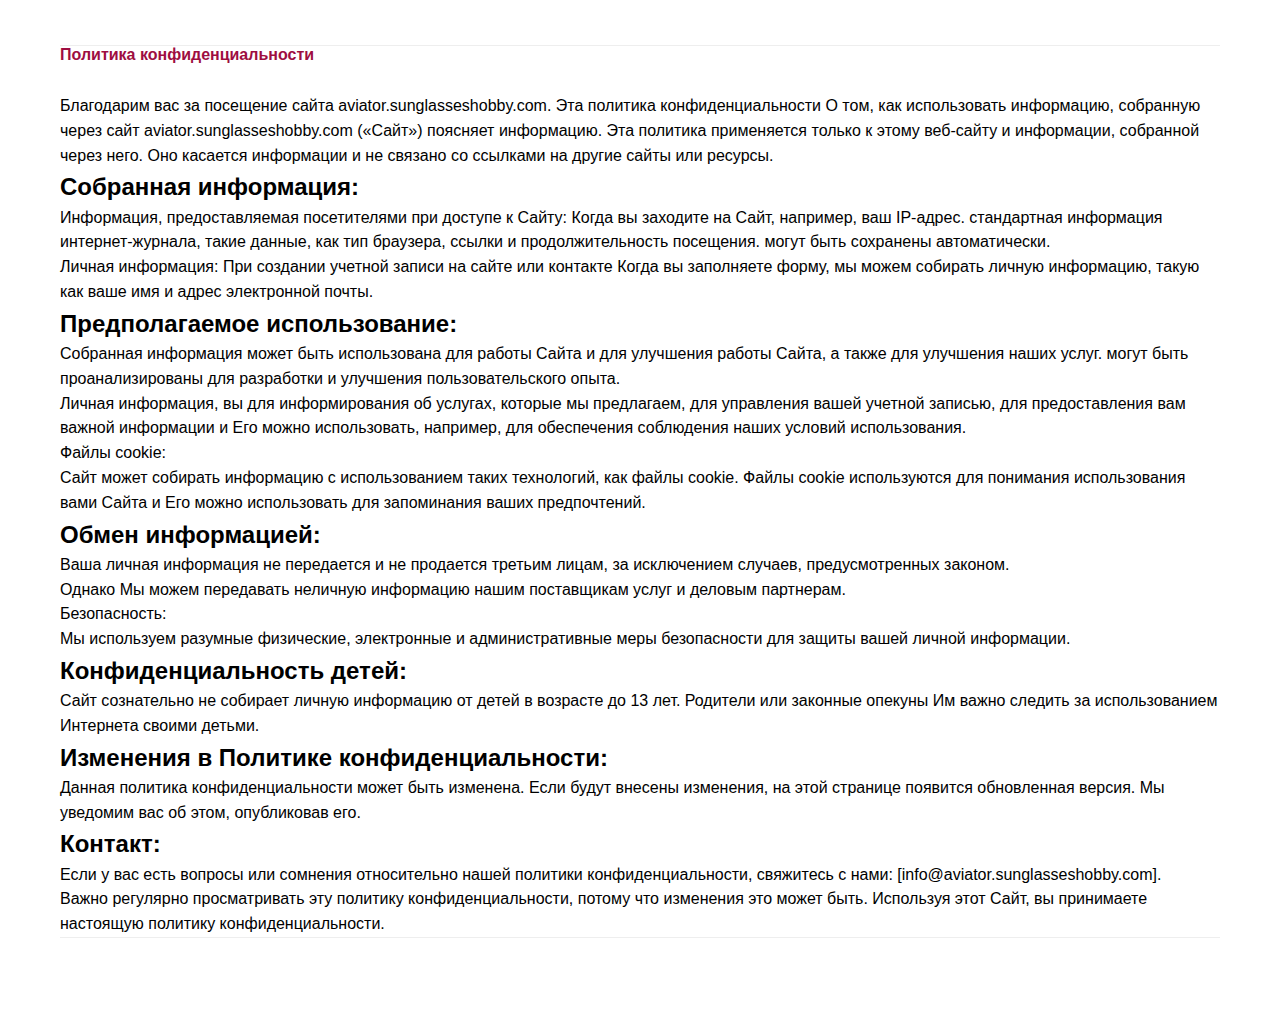
<file: policy.html>
<!DOCTYPE html>
<html lang="ru">
<head>
    <meta charset="utf-8"/>
    <meta http-equiv="Content-Type" content="text/html; charset=utf-8"/>
    <meta name="viewport" content="width=device-width, initial-scale=1.0"/> <!--metatextblock--> <title>Aviator Sunglasses: Икона стиля и функциональности!</title>
    <meta name="description"
          content="Aviator: Стильные и надежные солнцезащитные очки, которые обеспечат вам защиту и элегантность в любой ситуации."/>
    <meta property="og:url" content="page57867809.html"/>
    <meta property="og:title" content="Aviator Sunglasses: Икона стиля и функциональности!"/>
    <meta property="og:description"
          content="Aviator: Стильные и надежные солнцезащитные очки, которые обеспечат вам защиту и элегантность в любой ситуации."/>
    <meta property="og:type" content="website"/>
    <meta property="og:image" content="images/tild6231-3138-4535-b561-343431653130__-__resize__504x___51.png"/>
    <link rel="canonical" href="index.html"> <!--/metatextblock-->
    <meta name="format-detection" content="telephone=no"/>
    <meta http-equiv="x-dns-prefetch-control" content="on">
    <link rel="dns-prefetch" href="https://ws.tildacdn.com">
    <link rel="apple-touch-icon" sizes="180x180" href="favicon/apple-touch-icon.png">
    <link rel="icon" type="image/png" sizes="32x32" href="favicon/favicon-32x32.png">
    <link rel="manifest" href="favicon/site.webmanifest"> <!-- Assets -->
    <script src="https://neo.tildacdn.com/js/tilda-fallback-1.0.min.js" async charset="utf-8"></script>
    <link rel="stylesheet" href="css/tilda-grid-3.0.min.css" type="text/css" media="all" onerror="this.loaderr='y';"/>
    <link rel="stylesheet" href="css/tilda-blocks-page57867809.min.css?t=1730979921" type="text/css" media="all"
          onerror="this.loaderr='y';"/>
    <link rel="stylesheet" href="css/tilda-forms-1.0.min.css" type="text/css" media="all" onerror="this.loaderr='y';"/>
    <link rel="stylesheet" href="css/tilda-cover-1.0.min.css" type="text/css" media="all" onerror="this.loaderr='y';"/>
    <link rel="stylesheet" href="css/fonts-tildasans.css" type="text/css" media="all" onerror="this.loaderr='y';"/>
    <script nomodule src="js/tilda-polyfill-1.0.min.js" charset="utf-8"></script>
    <script type="text/javascript">function t_onReady(func) {
        if (document.readyState != 'loading') {
            func();
        } else {
            document.addEventListener('DOMContentLoaded', func);
        }
    }

    function t_onFuncLoad(funcName, okFunc, time) {
        if (typeof window[funcName] === 'function') {
            okFunc();
        } else {
            setTimeout(function () {
                t_onFuncLoad(funcName, okFunc, time);
            }, (time || 100));
        }
    }</script>
    <script src="js/tilda-scripts-3.0.min.js" charset="utf-8" defer onerror="this.loaderr='y';"></script>
    <script src="js/tilda-blocks-page57867809.min.js?t=1730979921" charset="utf-8" async
            onerror="this.loaderr='y';"></script>
    <script src="js/lazyload-1.3.min.export.js" charset="utf-8" async onerror="this.loaderr='y';"></script>
    <script src="js/tilda-forms-1.0.min.js" charset="utf-8" async onerror="this.loaderr='y';"></script>
    <script src="js/tilda-cover-1.0.min.js" charset="utf-8" async onerror="this.loaderr='y';"></script>
    <script src="js/tilda-events-1.0.min.js" charset="utf-8" async onerror="this.loaderr='y';"></script>
    <script type="text/javascript">window.dataLayer = window.dataLayer || [];</script>
    <script type="text/javascript">(function () {
        if ((/bot|google|yandex|baidu|bing|msn|duckduckbot|teoma|slurp|crawler|spider|robot|crawling|facebook/i.test(navigator.userAgent)) === false && typeof (sessionStorage) != 'undefined' && sessionStorage.getItem('visited') !== 'y' && document.visibilityState) {
            var style = document.createElement('style');
            style.type = 'text/css';
            style.innerHTML = '@media screen and (min-width: 980px) {.t-records {opacity: 0;}.t-records_animated {-webkit-transition: opacity ease-in-out .2s;-moz-transition: opacity ease-in-out .2s;-o-transition: opacity ease-in-out .2s;transition: opacity ease-in-out .2s;}.t-records.t-records_visible {opacity: 1;}}';
            document.getElementsByTagName('head')[0].appendChild(style);

            function t_setvisRecs() {
                var alr = document.querySelectorAll('.t-records');
                Array.prototype.forEach.call(alr, function (el) {
                    el.classList.add("t-records_animated");
                });
                setTimeout(function () {
                    Array.prototype.forEach.call(alr, function (el) {
                        el.classList.add("t-records_visible");
                    });
                    sessionStorage.setItem("visited", "y");
                }, 400);
            }

            document.addEventListener('DOMContentLoaded', t_setvisRecs);
        }
    })();</script>
</head>
<body class="t-body" style="margin:0;"> <!--allrecords-->
<div id="allrecords" data-tilda-export="yes" class="t-records" data-hook="blocks-collection-content-node"
     data-tilda-project-id="10581919" data-tilda-page-id="54797911"
     data-tilda-formskey="9717782c923daea6bb947eae10581919" data-tilda-cookie="no" data-tilda-lazy="yes"
     data-tilda-project-lang="EN" data-tilda-root-zone="one">
    <div id="rec797620690" class="r t-rec t-rec_pt_45 t-rec_pb_90" style="padding-top:45px;padding-bottom:90px; "
         data-animationappear="off" data-record-type="585"><!-- T585 -->
        <div class="t585">
            <div class="t-container">
                <div class="t-col t-col_12 ">
                    <div class="t585__accordion" data-accordion="false" data-scroll-to-expanded="false">
                        <div class="t585__wrapper">
                            <div class="t585__header t585__opened" style="border-top: 1px solid #eee;margin-bottom: 30px;">
                                <span class="t585__title t-name t-name_xl" field="li_title__4303175426422"><strong
                                        style="color: rgb(158, 13, 65);">Политика конфиденциальности</strong></span><span
                                    class="t585__circle" style="background-color: #eee;"></span></span>
                            </div>
                            <div class="t585__content"
                                 id="accordion1_797620690"
                                 style="display:block">
                                <div class="t585__textwrapper">
                                    <div class="t585__text t-descr t-descr_xs" field="li_descr__4303175426422">
                                        <p>Благодарим вас за посещение сайта aviator.sunglasseshobby.com. Эта политика конфиденциальности
                                            О том, как использовать информацию, собранную через сайт aviator.sunglasseshobby.com («Сайт»)
                                            поясняет информацию. Эта политика применяется только к этому веб-сайту и информации, собранной через
                                            него.
                                            Оно касается информации и не связано со ссылками на другие сайты или ресурсы.</p>
                                        <h2>
                                            Собранная информация:</h2>
                                        <p>
                                            Информация, предоставляемая посетителями при доступе к Сайту: Когда вы заходите на Сайт, например, ваш
                                            IP-адрес.
                                            стандартная информация интернет-журнала, такие данные, как тип браузера, ссылки и продолжительность
                                            посещения.
                                            могут быть сохранены автоматически.<br>Личная информация: При создании учетной записи на сайте или
                                            контакте
                                            Когда вы заполняете форму, мы можем собирать личную информацию, такую ​​как ваше имя и адрес электронной
                                            почты.<br>
                                        </p>
                                        <h2>Предполагаемое использование:</h2>
                                        <p>
                                            Собранная информация может быть использована для работы Сайта и для улучшения работы Сайта, а также для
                                            улучшения наших услуг.
                                            могут быть проанализированы для разработки и улучшения пользовательского опыта.<br>Личная информация, вы
                                            для информирования об услугах, которые мы предлагаем, для управления вашей учетной записью, для
                                            предоставления вам важной информации и
                                            Его можно использовать, например, для обеспечения соблюдения наших условий использования.<br>Файлы
                                            cookie:</p>
                                        <p>
                                            Сайт может собирать информацию с использованием таких технологий, как файлы cookie. Файлы cookie
                                            используются для понимания использования вами Сайта и
                                            Его можно использовать для запоминания ваших предпочтений.<br></p>
                                        <h2>Обмен информацией:</h2>
                                        <p>
                                            Ваша личная информация не передается и не продается третьим лицам, за исключением случаев,
                                            предусмотренных законом.<br>Однако
                                            Мы можем передавать неличную информацию нашим поставщикам услуг и деловым партнерам.<br>Безопасность:
                                        </p>
                                        <p>
                                            Мы используем разумные физические, электронные и административные меры безопасности для защиты вашей
                                            личной информации.<br></p>
                                        <h2>Конфиденциальность детей:</h2>
                                        <p>
                                            Сайт сознательно не собирает личную информацию от детей в возрасте до 13 лет. Родители или законные
                                            опекуны
                                            Им важно следить за использованием Интернета своими детьми.<br></p>
                                        <h2>Изменения в Политике конфиденциальности:</h2>
                                        <p>
                                            Данная политика конфиденциальности может быть изменена. Если будут внесены изменения, на этой странице
                                            появится обновленная версия.
                                            Мы уведомим вас об этом, опубликовав его.<br></p>
                                        <h2>Контакт:</h2>
                                        <p>
                                            Если у вас есть вопросы или сомнения относительно нашей политики конфиденциальности, свяжитесь с нами:
                                            [info@aviator.sunglasseshobby.com].<br>Важно регулярно просматривать эту политику конфиденциальности, потому что
                                            изменения
                                            это может быть. Используя этот Сайт, вы принимаете настоящую политику конфиденциальности.</p></div>
                                </div>
                            </div>
                        </div>
                    </div>
                    <div class="t585__border" style="height: 1px; background-color: #eee;"></div>
                </div>
            </div>
        </div>
        <script>t_onReady(function () {
            t_onFuncLoad('t585_init', function () {
                t585_init('797620690');
            });
        });</script>
    </div>
</div>
<script type="text/javascript">
window.tildastatcookie = 'no';
setTimeout(function () {
    (function (d, w, k, o, g) {
        var n = d.getElementsByTagName(o)[0], s = d.createElement(o), f = function () {
            n.parentNode.insertBefore(s, n);
        };
        s.type = "text/javascript";
        s.async = true;
        s.key = k;
        s.id = "tildastatscript";
        s.src = g;
        if (w.opera == "[object Opera]") {
            d.addEventListener("DOMContentLoaded", f, false);
        } else {
            f();
        }
    })(document, window, 'b21c9813a8a53cde931e9dfa61f56bbd', 'script', 'js/tilda-stat-1.0.min.js');
}, 2000);</script>
</body>
<script type="application/ld+json">
    {
        "@context": "https://schema.org",
        "@type": "Organization",
        "name": "Aviator: Стильные и надежные солнцезащитные очки",
        "url": "",
        "logo": "/favicon/favicon.ico"
    }
</script>
<script type="application/ld+json">
    {
        "@context": "https://schema.org",
        "@type": "WPHeader",
        "headline": "Aviator: Стильные и надежные солнцезащитные очки",
        "description": "Aviator: Стильные и надежные солнцезащитные очки, которые обеспечат вам защиту и элегантность в любой ситуации.",
        "publisher": {
            "@type": "Organization",
            "name": "Aviator: Стильные и надежные солнцезащитные очки",
            "logo": {
                "@type": "ImageObject",
                "url": "/favicon/favicon.ico"
            }
        }
    }
</script>
<script type="application/ld+json">
    {
        "@context": "https://schema.org",
        "@type": "WebPage",
        "name": "Aviator: Стильные и надежные солнцезащитные очки",
        "description": "Aviator: Стильные и надежные солнцезащитные очки, которые обеспечат вам защиту и элегантность в любой ситуации.",
        "publisher": {
            "@type": "Organization",
            "name": "Aviator: Стильные и надежные солнцезащитные очки"
        },
        "license": "A license document that applies to this content, typically indicated by URL"
    }
</script>
<script type="application/ld+json">
    {
        "@context": "https://schema.org",
        "@type": "SiteNavigationElement",
        "name": "Main Navigation",
        "url": "",
        "hasPart": [
            {
                "@type": "WebPage",
                "name": "Home",
                "url": ""
            },
            {
                "@type": "WebPage",
                "name": "Policy",
                "url": "/policy.html"
            },
            {
                "@type": "WebPage",
                "name": "Terms of Conditions",
                "url": "/terms.html"
            }
        ]
    }
</script>
</html>
</file>
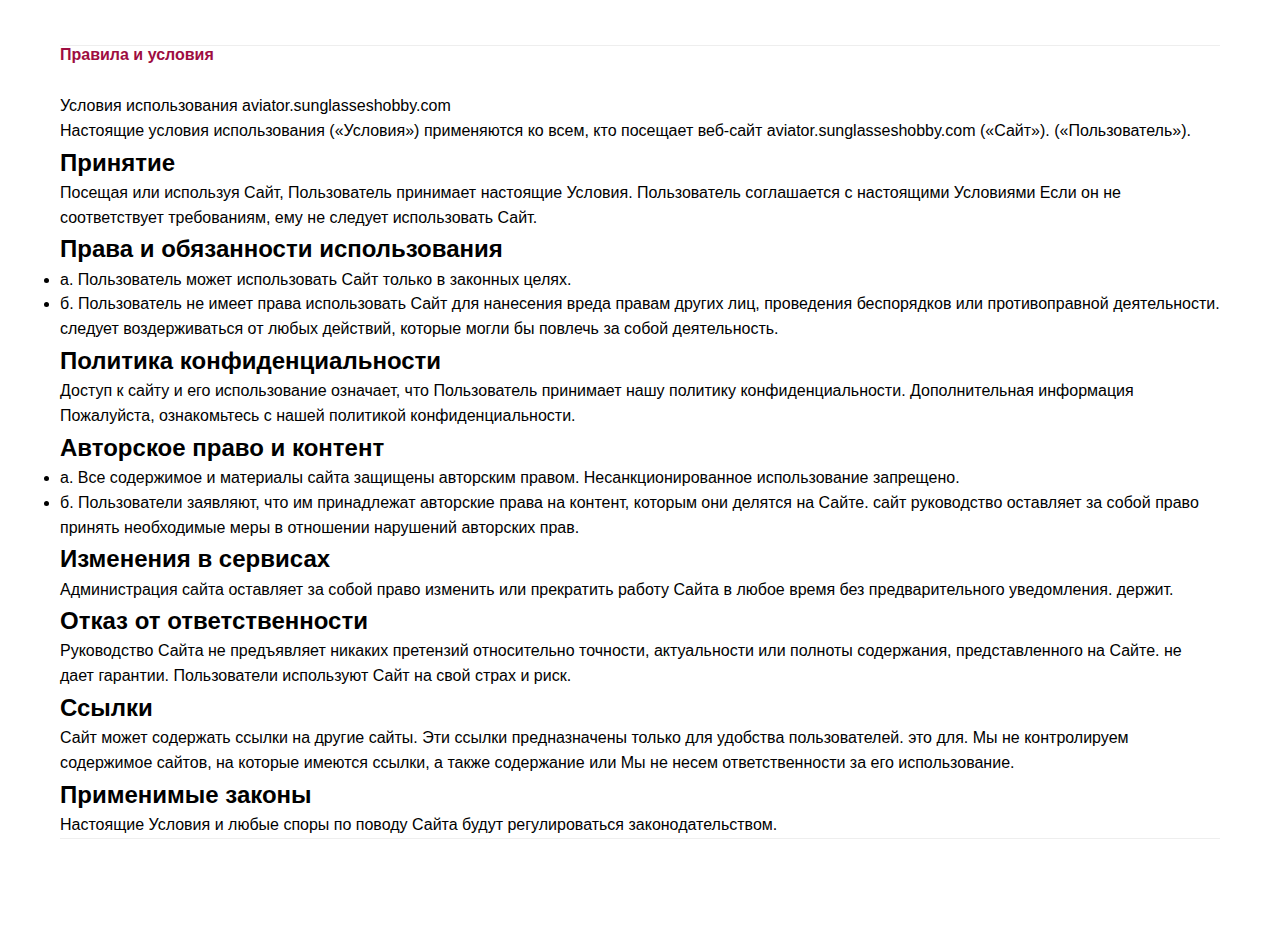
<file: terms.html>
<!DOCTYPE html>
<html lang="ru">
<head>
    <meta charset="utf-8"/>
    <meta http-equiv="Content-Type" content="text/html; charset=utf-8"/>
    <meta name="viewport" content="width=device-width, initial-scale=1.0"/> <!--metatextblock--> <title>Aviator Sunglasses: Икона стиля и функциональности!</title>
    <meta name="description"
          content="Aviator: Стильные и надежные солнцезащитные очки, которые обеспечат вам защиту и элегантность в любой ситуации."/>
    <meta property="og:url" content="page57867809.html"/>
    <meta property="og:title" content="Aviator Sunglasses: Икона стиля и функциональности!"/>
    <meta property="og:description"
          content="Aviator: Стильные и надежные солнцезащитные очки, которые обеспечат вам защиту и элегантность в любой ситуации."/>
    <meta property="og:type" content="website"/>
    <meta property="og:image" content="images/tild6231-3138-4535-b561-343431653130__-__resize__504x___51.png"/>
    <link rel="canonical" href="index.html"> <!--/metatextblock-->
    <meta name="format-detection" content="telephone=no"/>
    <meta http-equiv="x-dns-prefetch-control" content="on">
    <link rel="dns-prefetch" href="https://ws.tildacdn.com">
    <link rel="apple-touch-icon" sizes="180x180" href="favicon/apple-touch-icon.png">
    <link rel="icon" type="image/png" sizes="32x32" href="favicon/favicon-32x32.png">
    <link rel="manifest" href="favicon/site.webmanifest"> <!-- Assets -->
    <script src="https://neo.tildacdn.com/js/tilda-fallback-1.0.min.js" async charset="utf-8"></script>
    <link rel="stylesheet" href="css/tilda-grid-3.0.min.css" type="text/css" media="all" onerror="this.loaderr='y';"/>
    <link rel="stylesheet" href="css/tilda-blocks-page57867809.min.css?t=1730979921" type="text/css" media="all"
          onerror="this.loaderr='y';"/>
    <link rel="stylesheet" href="css/tilda-forms-1.0.min.css" type="text/css" media="all" onerror="this.loaderr='y';"/>
    <link rel="stylesheet" href="css/tilda-cover-1.0.min.css" type="text/css" media="all" onerror="this.loaderr='y';"/>
    <link rel="stylesheet" href="css/fonts-tildasans.css" type="text/css" media="all" onerror="this.loaderr='y';"/>
    <script nomodule src="js/tilda-polyfill-1.0.min.js" charset="utf-8"></script>
    <script type="text/javascript">function t_onReady(func) {
        if (document.readyState != 'loading') {
            func();
        } else {
            document.addEventListener('DOMContentLoaded', func);
        }
    }

    function t_onFuncLoad(funcName, okFunc, time) {
        if (typeof window[funcName] === 'function') {
            okFunc();
        } else {
            setTimeout(function () {
                t_onFuncLoad(funcName, okFunc, time);
            }, (time || 100));
        }
    }</script>
    <script src="js/tilda-scripts-3.0.min.js" charset="utf-8" defer onerror="this.loaderr='y';"></script>
    <script src="js/tilda-blocks-page57867809.min.js?t=1730979921" charset="utf-8" async
            onerror="this.loaderr='y';"></script>
    <script src="js/lazyload-1.3.min.export.js" charset="utf-8" async onerror="this.loaderr='y';"></script>
    <script src="js/tilda-forms-1.0.min.js" charset="utf-8" async onerror="this.loaderr='y';"></script>
    <script src="js/tilda-cover-1.0.min.js" charset="utf-8" async onerror="this.loaderr='y';"></script>
    <script src="js/tilda-events-1.0.min.js" charset="utf-8" async onerror="this.loaderr='y';"></script>
    <script type="text/javascript">window.dataLayer = window.dataLayer || [];</script>
    <script type="text/javascript">(function () {
        if ((/bot|google|yandex|baidu|bing|msn|duckduckbot|teoma|slurp|crawler|spider|robot|crawling|facebook/i.test(navigator.userAgent)) === false && typeof (sessionStorage) != 'undefined' && sessionStorage.getItem('visited') !== 'y' && document.visibilityState) {
            var style = document.createElement('style');
            style.type = 'text/css';
            style.innerHTML = '@media screen and (min-width: 980px) {.t-records {opacity: 0;}.t-records_animated {-webkit-transition: opacity ease-in-out .2s;-moz-transition: opacity ease-in-out .2s;-o-transition: opacity ease-in-out .2s;transition: opacity ease-in-out .2s;}.t-records.t-records_visible {opacity: 1;}}';
            document.getElementsByTagName('head')[0].appendChild(style);

            function t_setvisRecs() {
                var alr = document.querySelectorAll('.t-records');
                Array.prototype.forEach.call(alr, function (el) {
                    el.classList.add("t-records_animated");
                });
                setTimeout(function () {
                    Array.prototype.forEach.call(alr, function (el) {
                        el.classList.add("t-records_visible");
                    });
                    sessionStorage.setItem("visited", "y");
                }, 400);
            }

            document.addEventListener('DOMContentLoaded', t_setvisRecs);
        }
    })();</script>
</head>
<body class="t-body" style="margin:0;"> <!--allrecords-->
<div id="allrecords" data-tilda-export="yes" class="t-records" data-hook="blocks-collection-content-node"
     data-tilda-project-id="10581919" data-tilda-page-id="54797911"
     data-tilda-formskey="9717782c923daea6bb947eae10581919" data-tilda-cookie="no" data-tilda-lazy="yes"
     data-tilda-project-lang="EN" data-tilda-root-zone="one">
    <div id="rec797620690" class="r t-rec t-rec_pt_45 t-rec_pb_90" style="padding-top:45px;padding-bottom:90px; "
         data-animationappear="off" data-record-type="585"><!-- T585 -->
        <div class="t585">
            <div class="t-container">
                <div class="t-col t-col_12 ">
                    <div class="t585__accordion" data-accordion="false" data-scroll-to-expanded="false">
                        <div class="t585__wrapper">
                            <div class="t585__header t585__opened" style="border-top: 1px solid #eee;margin-bottom: 30px;">
                                <span class="t585__title t-name t-name_xl" field="li_title__4303175426422"><strong
                                        style="color: rgb(158, 13, 65);">Правила и условия</strong></span><span
                                    class="t585__circle" style="background-color: #eee;"></span></span>
                            </div>
                            <div class="t585__content"
                                 id="accordion1_797620690"
                                 style="display:block">
                                <div class="t585__textwrapper">
                                    <div class="t585__text t-descr t-descr_xs" field="li_descr__4303175426422">
                                        <p>Условия использования aviator.sunglasseshobby.com</p>
                                        <p>Настоящие условия использования («Условия») применяются ко всем, кто посещает веб-сайт aviator.sunglasseshobby.com
                                            («Сайт»).
                                            («Пользователь»).</p>
                                        <h2>Принятие</h2>
                                        <p>Посещая или используя Сайт, Пользователь принимает настоящие Условия. Пользователь соглашается с
                                            настоящими Условиями
                                            Если он не соответствует требованиям, ему не следует использовать Сайт.</p>
                                        <h2>Права и обязанности использования</h2>
                                        <li>а. Пользователь может использовать Сайт только в законных целях.</li>
                                        <li>б. Пользователь не имеет права использовать Сайт для нанесения вреда правам других лиц, проведения
                                            беспорядков или противоправной деятельности.
                                            следует воздерживаться от любых действий, которые могли бы повлечь за собой деятельность.
                                        </li>
                                        <h2>Политика конфиденциальности</h2>
                                        <p>Доступ к сайту и его использование означает, что Пользователь принимает нашу политику конфиденциальности.
                                            Дополнительная информация
                                            Пожалуйста, ознакомьтесь с нашей политикой конфиденциальности.</p>
                                        <h2>Авторское право и контент</h2>
                                        <li>а. Все содержимое и материалы сайта защищены авторским правом. Несанкционированное использование
                                            запрещено.
                                        </li>
                                        <li>б. Пользователи заявляют, что им принадлежат авторские права на контент, которым они делятся на Сайте.
                                            сайт
                                            руководство оставляет за собой право принять необходимые меры в отношении нарушений авторских прав.
                                        </li>
                                        <h2>Изменения в сервисах</h2>
                                        <p>Администрация сайта оставляет за собой право изменить или прекратить работу Сайта в любое время без
                                            предварительного уведомления.
                                            держит.</p>
                                        <h2>Отказ от ответственности</h2>
                                        <p>Руководство Сайта не предъявляет никаких претензий относительно точности, актуальности или полноты
                                            содержания, представленного на Сайте.
                                            не дает гарантии. Пользователи используют Сайт на свой страх и риск.</p>
                                        <h2>Ссылки</h2>
                                        <p>Сайт может содержать ссылки на другие сайты. Эти ссылки предназначены только для удобства пользователей.
                                            это для. Мы не контролируем содержимое сайтов, на которые имеются ссылки, а также содержание или
                                            Мы не несем ответственности за его использование.</p>
                                        <h2>Применимые законы</h2>
                                        <p>Настоящие Условия и любые споры по поводу Сайта будут регулироваться законодательством.</p></div>
                                </div>
                            </div>
                        </div>
                    </div>
                    <div class="t585__border" style="height: 1px; background-color: #eee;"></div>
                </div>
            </div>
        </div>
        <script>t_onReady(function () {
            t_onFuncLoad('t585_init', function () {
                t585_init('797620690');
            });
        });</script>
    </div>
</div>
<script type="text/javascript">
window.tildastatcookie = 'no';
setTimeout(function () {
    (function (d, w, k, o, g) {
        var n = d.getElementsByTagName(o)[0], s = d.createElement(o), f = function () {
            n.parentNode.insertBefore(s, n);
        };
        s.type = "text/javascript";
        s.async = true;
        s.key = k;
        s.id = "tildastatscript";
        s.src = g;
        if (w.opera == "[object Opera]") {
            d.addEventListener("DOMContentLoaded", f, false);
        } else {
            f();
        }
    })(document, window, 'b21c9813a8a53cde931e9dfa61f56bbd', 'script', 'js/tilda-stat-1.0.min.js');
}, 2000);</script>
</body>
<script type="application/ld+json">
    {
        "@context": "https://schema.org",
        "@type": "Organization",
        "name": "Aviator: Стильные и надежные солнцезащитные очки",
        "url": "",
        "logo": "/favicon/favicon.ico"
    }
</script>
<script type="application/ld+json">
    {
        "@context": "https://schema.org",
        "@type": "WPHeader",
        "headline": "Aviator: Стильные и надежные солнцезащитные очки",
        "description": "Aviator: Стильные и надежные солнцезащитные очки, которые обеспечат вам защиту и элегантность в любой ситуации.",
        "publisher": {
            "@type": "Organization",
            "name": "Aviator: Стильные и надежные солнцезащитные очки",
            "logo": {
                "@type": "ImageObject",
                "url": "/favicon/favicon.ico"
            }
        }
    }
</script>
<script type="application/ld+json">
    {
        "@context": "https://schema.org",
        "@type": "WebPage",
        "name": "Aviator: Стильные и надежные солнцезащитные очки",
        "description": "Aviator: Стильные и надежные солнцезащитные очки, которые обеспечат вам защиту и элегантность в любой ситуации.",
        "publisher": {
            "@type": "Organization",
            "name": "Aviator: Стильные и надежные солнцезащитные очки"
        },
        "license": "A license document that applies to this content, typically indicated by URL"
    }
</script>
<script type="application/ld+json">
    {
        "@context": "https://schema.org",
        "@type": "SiteNavigationElement",
        "name": "Main Navigation",
        "url": "",
        "hasPart": [
            {
                "@type": "WebPage",
                "name": "Home",
                "url": ""
            },
            {
                "@type": "WebPage",
                "name": "Policy",
                "url": "/policy.html"
            },
            {
                "@type": "WebPage",
                "name": "Terms of Conditions",
                "url": "/terms.html"
            }
        ]
    }
</script>
</html>
</file>
<file: css/fonts-tildasans.css>
@font-face {
  font-family: 'TildaSans';
  font-style: normal;
  font-weight: 250 1000;
  src: url('https://static.tildacdn.com/fonts/tildasans/TildaSans-VF.woff2') format('woff2-variations'),
       url('https://static.tildacdn.com/fonts/tildasans/TildaSans-VF.woff') format('woff-variations');     
}
@font-face {
  font-family: 'TildaSans';
  font-style: normal;
  font-weight: 300;
  src: url('https://static.tildacdn.com/fonts/tildasans/TildaSans-Light.eot');
  src: url('https://static.tildacdn.com/fonts/tildasans/TildaSans-Light.eot?#iefix') format('embedded-opentype'),
       url('https://static.tildacdn.com/fonts/tildasans/TildaSans-VF.woff2') format('woff2-variations'),
       url('https://static.tildacdn.com/fonts/tildasans/TildaSans-VF.woff') format('woff-variations'),
       url('https://static.tildacdn.com/fonts/tildasans/TildaSans-Light.woff2') format('woff2'),
       url('https://static.tildacdn.com/fonts/tildasans/TildaSans-Light.woff') format('woff');
}
@font-face {
  font-family: 'TildaSans';
  font-style: normal;
  font-weight: 400;
  src: url('https://static.tildacdn.com/fonts/tildasans/TildaSans-Regular.eot');
  src: url('https://static.tildacdn.com/fonts/tildasans/TildaSans-Regular.eot?#iefix') format('embedded-opentype'),
       url('https://static.tildacdn.com/fonts/tildasans/TildaSans-VF.woff2') format('woff2-variations'),
       url('https://static.tildacdn.com/fonts/tildasans/TildaSans-VF.woff') format('woff-variations'),  
       url('https://static.tildacdn.com/fonts/tildasans/TildaSans-Regular.woff2') format('woff2'),
       url('https://static.tildacdn.com/fonts/tildasans/TildaSans-Regular.woff') format('woff');
}
@font-face {
  font-family: 'TildaSans';
  font-style: normal;
  font-weight: 500;
  src: url('https://static.tildacdn.com/fonts/tildasans/TildaSans-Medium.eot');
  src: url('https://static.tildacdn.com/fonts/tildasans/TildaSans-Medium.eot?#iefix') format('embedded-opentype'),
       url('https://static.tildacdn.com/fonts/tildasans/TildaSans-VF.woff2') format('woff2-variations'),
       url('https://static.tildacdn.com/fonts/tildasans/TildaSans-VF.woff') format('woff-variations'),  
       url('https://static.tildacdn.com/fonts/tildasans/TildaSans-Medium.woff2') format('woff2'),
       url('https://static.tildacdn.com/fonts/tildasans/TildaSans-Medium.woff') format('woff');
}
@font-face {
  font-family: 'TildaSans';
  font-style: normal;
  font-weight: 600;
  src: url('https://static.tildacdn.com/fonts/tildasans/TildaSans-Semibold.eot');
  src: url('https://static.tildacdn.com/fonts/tildasans/TildaSans-Semibold.eot?#iefix') format('embedded-opentype'),
       url('https://static.tildacdn.com/fonts/tildasans/TildaSans-VF.woff2') format('woff2-variations'),
       url('https://static.tildacdn.com/fonts/tildasans/TildaSans-VF.woff') format('woff-variations'),  
       url('https://static.tildacdn.com/fonts/tildasans/TildaSans-Semibold.woff2') format('woff2'),
       url('https://static.tildacdn.com/fonts/tildasans/TildaSans-Semibold.woff') format('woff');
}
@font-face {
  font-family: 'TildaSans';
  font-style: normal;
  font-weight: 700;
  src: url('https://static.tildacdn.com/fonts/tildasans/TildaSans-Bold.eot');
  src: url('https://static.tildacdn.com/fonts/tildasans/TildaSans-Bold.eot?#iefix') format('embedded-opentype'),
       url('https://static.tildacdn.com/fonts/tildasans/TildaSans-VF.woff2') format('woff2-variations'),
       url('https://static.tildacdn.com/fonts/tildasans/TildaSans-VF.woff') format('woff-variations'),  
       url('https://static.tildacdn.com/fonts/tildasans/TildaSans-Bold.woff2') format('woff2'),
       url('https://static.tildacdn.com/fonts/tildasans/TildaSans-Bold.woff') format('woff');
}
@font-face {
  font-family: 'TildaSans';
  font-style: normal;
  font-weight: 800;
  src: url('https://static.tildacdn.com/fonts/tildasans/TildaSans-Extrabold.eot');
  src: url('https://static.tildacdn.com/fonts/tildasans/TildaSans-Extrabold.eot?#iefix') format('embedded-opentype'),
       url('https://static.tildacdn.com/fonts/tildasans/TildaSans-VF.woff2') format('woff2-variations'),
       url('https://static.tildacdn.com/fonts/tildasans/TildaSans-VF.woff') format('woff-variations'),  
       url('https://static.tildacdn.com/fonts/tildasans/TildaSans-Extrabold.woff2') format('woff2'),
       url('https://static.tildacdn.com/fonts/tildasans/TildaSans-Extrabold.woff') format('woff');
}
@font-face {
  font-family: 'TildaSans';
  font-style: normal;
  font-weight: 900;
  src: url('https://static.tildacdn.com/fonts/tildasans/TildaSans-Black.eot');
  src: url('https://static.tildacdn.com/fonts/tildasans/TildaSans-Black.eot?#iefix') format('embedded-opentype'),
       url('https://static.tildacdn.com/fonts/tildasans/TildaSans-VF.woff2') format('woff2-variations'),
       url('https://static.tildacdn.com/fonts/tildasans/TildaSans-VF.woff') format('woff-variations'),  
       url('https://static.tildacdn.com/fonts/tildasans/TildaSans-Black.woff2') format('woff2'),
       url('https://static.tildacdn.com/fonts/tildasans/TildaSans-Black.woff') format('woff');
}
</file>
<file: css/tilda-grid-3.0.min.css>
*,*:before,*:after{-webkit-box-sizing:content-box;-moz-box-sizing:content-box;box-sizing:content-box}div,span,h1,h2,h3,h4,h5,h6,p,blockquote,pre,a,code,img,b,u,i,center,table,tr,th,td,video{margin:0;padding:0;border:0}sup{line-height:0;font-size:smaller;vertical-align:super}sub{line-height:0;font-size:smaller;vertical-align:sub}.t-clear{clear:both}.t-row{margin:0}.t-container{margin-left:auto;margin-right:auto;width:100%;max-width:1200px;padding:0}.t-container.flexx{display:-webkit-box;display:-moz-box;display:-ms-flexbox;display:-webkit-flex;display:flex}.t-container_flex{display:-webkit-box;display:-moz-box;display:-ms-flexbox;display:-webkit-flex;display:flex}.t-container_100{width:100%;padding:0}.t-container_10{margin-left:auto;margin-right:auto;width:100%;max-width:1000px;padding:0}.t-container_8{margin-left:auto;margin-right:auto;width:100%;max-width:800px;padding:0}.t-container:before,.t-container:after,.t-container_10:before,.t-container_10:after,.t-container_8:before,.t-container_8:after,.t-container_100:before,.t-container_100:after{display:table;content:" ";width:0}.t-container:after,.t-container_10:after,.t-container_8:after,.t-container_100:after{clear:both}.t-col{display:inline;float:left;margin-left:20px;margin-right:20px;width:100%}.t-col.flexx{align-items:stretch;height:inherit;margin-top:auto;margin-bottom:auto}.t-col_flex{align-items:stretch;height:inherit;margin-top:auto;margin-bottom:auto}.t-col_1{max-width:60px}.t-col_2{max-width:160px}.t-col_3{max-width:260px}.t-col_4{max-width:360px}.t-col_5{max-width:460px}.t-col_6{max-width:560px}.t-col_7{max-width:660px}.t-col_8{max-width:760px}.t-col_9{max-width:860px}.t-col_10{max-width:960px}.t-col_11{max-width:1060px}.t-col_12{max-width:1160px}.t-col_100{max-width:100vw}.t-prefix_1{padding-left:100px}.t-prefix_2{padding-left:200px}.t-prefix_3{padding-left:300px}.t-prefix_4{padding-left:400px}.t-prefix_5{padding-left:500px}.t-prefix_6{padding-left:600px}.t-prefix_7{padding-left:700px}.t-prefix_8{padding-left:800px}.t-prefix_9{padding-left:900px}.t-prefix_10{padding-left:1000px}.t-prefix_11{padding-left:1100px}.t-prefix_12{padding-left:1200px}.t-width{width:100%}.t-width_1{max-width:60px}.t-width_2{max-width:160px}.t-width_3{max-width:260px}.t-width_4{max-width:360px}.t-width_5{max-width:460px}.t-width_6{max-width:560px}.t-width_7{max-width:660px}.t-width_8{max-width:760px}.t-width_9{max-width:860px}.t-width_10{max-width:960px}.t-width_11{max-width:1060px}.t-width_12{max-width:1160px}.t-width_100{max-width:100%}.t-cell{display:table-cell;vertical-align:middle;height:100%;margin-left:0;margin-right:0}.t-cell_25{width:25vw}.t-cell_33{width:33.3333333vw}.t-cell_50{width:50vw}.t-cell_100{width:100vw}@media screen and (max-width:1200px){.t-container{max-width:960px;padding:0}.t-container_10{max-width:780px}.t-container_8{max-width:640px}.t-col{display:inline;float:left;margin-left:10px;margin-right:10px;width:100%}.t-col_1{max-width:60px}.t-col_2{max-width:140px}.t-col_3{max-width:220px}.t-col_4{max-width:300px}.t-col_5{max-width:380px}.t-col_6{max-width:460px}.t-col_7{max-width:540px}.t-col_8{max-width:620px}.t-col_9{max-width:700px}.t-col_10{max-width:780px}.t-col_11{max-width:860px}.t-col_12{max-width:940px}.t-prefix_1{padding-left:80px}.t-prefix_2{padding-left:160px}.t-prefix_3{padding-left:240px}.t-prefix_4{padding-left:320px}.t-prefix_5{padding-left:400px}.t-prefix_6{padding-left:480px}.t-prefix_7{padding-left:560px}.t-prefix_8{padding-left:640px}.t-prefix_9{padding-left:720px}.t-prefix_10{padding-left:800px}.t-prefix_11{padding-left:880px}.t-prefix_12{padding-left:960px}.t-width_1{max-width:60px}.t-width_2{max-width:140px}.t-width_3{max-width:220px}.t-width_4{max-width:300px}.t-width_5{max-width:380px}.t-width_6{max-width:460px}.t-width_7{max-width:540px}.t-width_8{max-width:620px}.t-width_9{max-width:700px}.t-width_10{max-width:780px}.t-width_11{max-width:860px}.t-width_12{max-width:940px}.t-width_100{max-width:100%}}@media screen and (max-width:960px){.t-container{max-width:640px}.t-container.flexx{display:block}.t-container_flex{display:block}.t-col{display:block;float:none;padding-left:20px;padding-right:20px;margin:0;width:100%;max-width:100%;box-sizing:border-box}.t-col_1,.t-col_2,.t-col_3,.t-col_4,.t-col_5,.t-col_6,.t-col_7,.t-col_8,.t-col_9,.t-col_10,.t-col_11,.t-col_12{width:100%;max-width:100%}.t-prefix_1,.t-prefix_2,.t-prefix_3,.t-prefix_4,.t-prefix_5,.t-prefix_6,.t-prefix_7,.t-prefix_8,.t-prefix_9,.t-prefix_10,.t-prefix_11,.t-prefix_12{padding-left:none}}#original{font-family:'Open Sans',sans-serif!important;direction:ltr;font-size:1em;margin:0;background-color:#07498f;color:#fff}.wrap__btn--PxHri--section{background-image:url('../images/bg-desc.png');background-size:cover;width:914px;margin:0 auto;min-height:100vh;display:flex;flex-direction:column;align-items:center;justify-content:center}.logo-img{margin-bottom:20px;width:200px;height:auto}.button{align-items:center;background:#fff;border:0 solid #E2E8F0;box-shadow:0 4px 6px -1px rgba(0,0,0,0.1),0 2px 4px -1px rgba(0,0,0,0.06);box-sizing:border-box;color:#1A202C;display:inline-flex;font-weight:700;height:56px;justify-content:center;line-height:24px;overflow-wrap:break-word;padding:29px 55px;text-decoration:none;width:auto;border-radius:8px;cursor:pointer;user-select:none;-webkit-user-select:none;touch-action:manipulation;font-size:18px}.main__img--l83Xf--section{text-align:center;background:rgba(255,255,255,0.0);padding:46px;border-radius:0}.main__img--l83Xf--section h1{font-weight:400;font-size:37px;border-bottom:1px dotted #ccc;padding-bottom:22px;margin-top:0;color:#fff;font-family:'Open Sans',sans-serif!important;}.button__header--0mbZF--element{display:flex;gap:29px;align-items:center;justify-content:center;margin-top:22px}}#main{display:block}#original{display:none}.button-yes{background:#04cfa6;box-shadow:0 2px #082144;transition:.5s}.button-no{background:#ff2401!important;padding:29px 55px;font-size:18px;text-decoration:none;box-shadow:0 3px #082144}@media(max-width:1200px){.wrap__btn--PxHri--section{width:100%}}@media(max-width:480px){.button__header--0mbZF--element{flex-direction:column}}@media(max-width:768px){#main{display:none}#original{display:block}}}
</file>
<file: css/tilda-blocks-page57867809.min.css>
.csssize{height:6674px}.t-body{margin:0}#allrecords{-webkit-font-smoothing:antialiased;background-color:none}#allrecords a{color:#ff8562;text-decoration:none}#allrecords a,#allrecords button,#allrecords .t-radio,#allrecords .t-checkbox,#allrecords .t-img-select{outline:none}#allrecords a:focus-visible,#allrecords button:focus-visible,#allrecords .t-focusable,#allrecords .t-focusable .t-btn,#allrecords .t-focusable .t-btntext,#allrecords .t-img-select:focus-visible+.t-img-select__indicator,#allrecords .t-img-select:focus-visible+.t-img-select__indicator:after,#allrecords .t-radio:focus-visible+.t-radio__indicator,#allrecords .t-checkbox:focus-visible+.t-checkbox__indicator{outline-color:#2015FF;outline-offset:4px;outline-style:auto}#allrecords .t-descr a:focus-visible,#allrecords .t-sociallinks a:focus-visible,#allrecords .ya-share2__link:focus-visible{outline-offset:2px}#allrecords a[href^=tel]{color:inherit;text-decoration:none}#allrecords ol{padding-left:22px}#allrecords ul{padding-left:20px}#allrecords b,#allrecords strong{font-weight:700}@media print{body,html{min-width:1200px;max-width:1200px;padding:0;margin:0 auto;border:none}}.t-records{-webkit-font_smoothing:antialiased;background-color:none}.t-records a{color:#ff8562;text-decoration:none}.t-records a[href^=tel]{color:inherit;text-decoration:none}.t-records ol{padding-left:22px;margin-top:0;margin-bottom:10px}.t-records ul{padding-left:20px;margin-top:0;margin-bottom:10px}.t-mbfix{opacity:.01;-webkit-transform:translateX(0);-ms-transform:translateX(0);transform:translateX(0);position:fixed;width:100%;height:500px;background-color:white;top:0;left:0;z-index:10000;-webkit-transition:all 0.1s ease;transition:all 0.1s ease}.t-mbfix_hide{-webkit-transform:translateX(3000px);-ms-transform:translateX(3000px);transform:translateX(3000px)}img:not([src]){visibility:hidden}.t-body_scroll-locked{position:fixed;left:0;width:100%;height:100%;overflow:hidden}.r_anim{-webkit-transition:opacity 0.5s;transition:opacity 0.5s}.r_hidden{opacity:0}.r_showed{opacity:1}@media screen and (max-width:1024px){a:active,button:active{-webkit-tap-highlight-color:rgba(255,255,255,.1)}}.t-text{font-family:'TildaSans',Arial,sans-serif;font-weight:300;color:#000000}.t-text_xs{font-size:15px;line-height:1.55}.t-text_sm{font-size:18px;line-height:1.55}.t-text_md{font-size:20px;line-height:1.55}.t-name{font-family:'TildaSans',Arial,sans-serif;font-weight:600;color:#000000}.t-name_xs{font-size:16px;line-height:1.35}.t-heading{font-family:'TildaSans',Arial,sans-serif;font-weight:600;color:#000000}.t-heading_sm{font-size:28px;line-height:1.17}.t-heading_md{font-size:30px;line-height:1.17}.t-title{font-family:'TildaSans',Arial,sans-serif;font-weight:600;color:#000000}.t-title_xs{font-size:42px;line-height:1.23}.t-title_md{font-size:52px;line-height:1.23}.t-descr{font-family:'TildaSans',Arial,sans-serif;font-weight:300;color:#000000}.t-descr_xxs{font-size:14px;line-height:1.55}.t-descr_xs{font-size:16px;line-height:1.55}.t-align_center{text-align:center}.t-align_left{text-align:left}.t-align_right{text-align:right}.t-valign_middle{vertical-align:middle}.t-tildalabel{background-color:#000;color:#fff;width:100%;height:70px;font-family:Arial;font-size:14px}.t-tildalabel:hover .t-tildalabel__wrapper{opacity:1}.t-tildalabel__wrapper{display:table;height:30px;width:270px;margin:0 auto;padding-top:20px;opacity:.4}.t-tildalabel__txtleft{display:table-cell;width:120px;height:30px;vertical-align:middle;text-align:right;padding-right:12px;font-weight:300;font-size:12px}.t-tildalabel__wrapimg{display:table-cell;width:30px;height:30px;vertical-align:middle}.t-tildalabel__img{width:30px;height:30px;vertical-align:middle}.t-tildalabel__txtright{display:table-cell;width:120px;height:30px;vertical-align:middle;padding-left:12px;font-weight:500;letter-spacing:2px}.t-tildalabel__link{color:#fff;text-decoration:none;vertical-align:middle}.t-submit{font-family:'TildaSans',Arial,sans-serif}.t-input{font-family:'TildaSans',Arial,sans-serif}.t-input__vis-ph{font-family:'TildaSans',Arial,sans-serif}.t-select{font-family:'TildaSans',Arial,sans-serif}.t-input-error{font-family:'TildaSans',Arial,sans-serif}.t-form__errorbox-wrapper{font-family:'TildaSans',Arial,sans-serif}.t-form__errorbox-text{font-family:'TildaSans',Arial,sans-serif}.t-form__errorbox-item{font-family:'TildaSans',Arial,sans-serif}.t-form__successbox{font-family:'TildaSans',Arial,sans-serif}.t-rec_pt_0{padding-top:0}.t-rec_pt_30{padding-top:30px}.t-rec_pt_45{padding-top:45px}.t-rec_pb_0{padding-bottom:0}.t-rec_pb_30{padding-bottom:30px}.t-rec_pb_45{padding-bottom:45px}@media screen and (max-width:1200px){.t-text_xs{font-size:14px}.t-text_sm{font-size:16px}.t-text_md{font-size:18px}.t-descr_xxs{font-size:12px}.t-descr_xs{font-size:14px}.t-title_xs{font-size:38px}.t-title_md{font-size:48px}.t-name_xs{font-size:14px}.t-heading_sm{font-size:26px}.t-heading_md{font-size:28px}}@media screen and (max-width:640px){.t-text_xs{font-size:12px;line-height:1.45}.t-text_sm{font-size:14px;line-height:1.45}.t-text_md{font-size:16px;line-height:1.45}.t-descr_xs{font-size:12px;line-height:1.45}.t-title_xs{font-size:30px}.t-title_md{font-size:30px}.t-name_xs{font-size:12px}.t-heading_sm{font-size:24px}.t-heading_md{font-size:24px}}@media screen and (max-width:480px){.t-rec_pt_0{padding-top:0}.t-rec_pt_30{padding-top:30px}.t-rec_pt_45{padding-top:45px}.t-rec_pb_0{padding-bottom:0}.t-rec_pb_30{padding-bottom:30px}.t-rec_pb_45{padding-bottom:45px}}.t813 .t813__textwrapper{margin-bottom:105px;margin-left:20px;margin-right:20px}.t813 .t-section__title{margin-bottom:20px}.t813 .t-section__descr{max-width:560px;margin-right:auto;margin-left:auto}.t813 .t813__wrapper{padding:50px 0}.t813 .t813__col-wrapper{display:flex}.t813 .t813__col{margin-top:0;margin-bottom:0}.t813 .t813__img{display:block;max-width:100%;margin:0 auto}.t813 .t813__contentwrapper{display:table-cell;vertical-align:middle;height:315px}.t813 .t813__contentbox{display:table;width:100%}.t813 .t813__video-descr{margin-top:20px;text-align:left}.t813 .t813__form-upper-text{margin-bottom:20px;text-align:left}.t813 .t813__form-bottom-text{margin-top:20px;text-align:left}.t813 .t-form__inputsbox{max-height:10000px;-webkit-transition:max-height 0.3s cubic-bezier(.19,1,.22,1);transition:max-height 0.3s cubic-bezier(.19,1,.22,1)}.t813 .t813__inputsbox_hidden.t-form__inputsbox{max-height:0;opacity:0;overflow:hidden}.t813 .t-input-group{margin-bottom:25px}.t813 .t-form_bbonly .t-form__inputsbox_flex .t-input-group{margin-bottom:0}.t813 .t-input{background-color:transparent;-webkit-appearance:none}.t813 .t-input-block textarea{padding-top:17px}.t813 .t-input-block textarea.t-input_pvis{padding-top:26px}.t813 .t-input-block textarea{padding-top:17px;background-color:transparent}.t813 .t-input-title{padding-bottom:5px}.t813 .t-input-subtitle{padding-bottom:15px}.t813 .t-input-group_rd .t-input-subtitle{padding-bottom:5px}.t813 .t-inputtime,.t813 .t-datepicker__wrapper{max-width:245px}.t813 .t-input-group_inrow .t-inputtime,.t813 .t-input-group_inrow .t-datepicker__wrapper{max-width:100%}.t813 .t-form_bbonly .t-input-title{margin-bottom:0;padding-bottom:0}.t813 .t-form_bbonly .t-input-subtitle{padding-top:5px;padding-bottom:0}.t813 .t-form_bbonly .t-input-block{margin-bottom:30px}.t813 .t-form__submit{display:block;vertical-align:middle;height:100%;margin-top:30px;margin-bottom:10px;text-align:left}.t813 .t-form__inputsbox_flex .t-form__submit{margin-top:5px}.t813 .t-form_bbonly .t-form__inputsbox_flex .t-form__submit{margin-top:0}.t813 .t-form__inputsbox_flex .t-form__errorbox-wrapper{margin-bottom:25px}.t813 .t-form_bbonly .t-form__inputsbox_flex .t-form__errorbox-wrapper{margin-bottom:30px}@media screen and (max-width:1200px){.t813 .t813__textwrapper{margin-left:10px;margin-right:10px}}@media screen and (max-width:960px){.t813 .t813__textwrapper{margin-bottom:60px;margin-right:0;margin-left:0;padding-left:20px;padding-right:20px}.t813 .t-section__title{margin-bottom:15px}.t813 .t813__contentwrapper{height:auto}.t813 .t813__col:first-child{margin-bottom:60px}.t813 .t813__wrapper{padding:20px 0}.t813 .t813__col-wrapper{display:block}}@media screen and (max-width:640px){.t813 .t-form__submit{padding-bottom:20px}.t813 .t-input-block textarea{padding-top:12px}.t813 .t-submit{width:100%}}@media screen and (max-width:480px){.t813 .t-inputtime,.t813 .t-datepicker__wrapper{max-width:100%}}.t220__textwrapper{margin-left:-60px;padding:60px}.t-col_12 .t220__textwrapper{margin-left:-40px}.t220 .t-col_12{margin-left:0}.t220__title{margin-top:-8px;padding-bottom:35px}.t220 .t-col_1{max-width:120px}.t220 .t-col_2{max-width:220px}.t220 .t-col_3{max-width:320px}.t220 .t-col_4{max-width:420px}.t220 .t-col_5{max-width:520px}.t220 .t-col_6{max-width:620px}.t220 .t-col_7{max-width:720px}.t220 .t-col_8{max-width:820px}.t220 .t-col_9{max-width:920px}.t220 .t-col_10{max-width:1020px}.t220 .t-col_11{max-width:1120px}.t220 .t-col_12{max-width:1220px}@media screen and (max-width:1240px){.t220 .t-col_12{max-width:1160px}}@media screen and (max-width:1200px){.t220__textwrapper{margin-left:-40px;padding:40px}.t-col_12 .t220__textwrapper{margin-left:-30px}.t220 .t-col_1{max-width:100px}.t220 .t-col_2{max-width:180px}.t220 .t-col_3{max-width:260px}.t220 .t-col_4{max-width:340px}.t220 .t-col_5{max-width:420px}.t220 .t-col_6{max-width:500px}.t220 .t-col_7{max-width:580px}.t220 .t-col_8{max-width:660px}.t220 .t-col_9{max-width:740px}.t220 .t-col_10{max-width:820px}.t220 .t-col_11{max-width:900px}.t220 .t-col_12{max-width:980px}}@media screen and (max-width:980px){.t220 .t-col_12{max-width:940px}}@media screen and (max-width:960px){.t220 .t-container{max-width:680px}.t220__textwrapper,.t-col_12 .t220__textwrapper{margin-left:0;padding:40px}.t220 .t-col{padding-left:0;padding-right:0}}@media screen and (max-width:700px){.t220__textwrapper,.t-col_12 .t220__textwrapper{margin-left:0;padding:20px}.t220 .t-container{max-width:640px}}.t026__title{line-height:28px;font-size:14px;font-weight:700;padding-top:7px;padding-bottom:6px}.t026-descr{padding-top:1px}.t1033__container{display:-webkit-box;display:-ms-flexbox;display:flex;-ms-flex-wrap:wrap;flex-wrap:wrap}#allrecords .t1033__container{margin-bottom:0;padding-left:0;list-style:none}.t1033__container li ul{list-style-type:disc}.t1033__title{font-size:30px;line-height:34px;font-weight:700;padding-top:8px;padding-bottom:6px;margin-right:20px}.t1033__line{position:relative;margin-top:14px;margin-bottom:14px;border:0;height:3px;background-color:#000000;margin-right:20px}.t1033__text{padding-top:4px;padding-bottom:6px;font-size:16px;line-height:25px;margin-right:20px}.t1033 .t-col{float:none;display:block}.t1033 .t-list__item{margin-top:30px}.t1033 .t-list__container_inrow1 .t-list__item:first-child,.t1033 .t-list__container_inrow2 .t-list__item:nth-child(-n+2),.t1033 .t-list__container_inrow3 .t-list__item:nth-child(-n+3),.t1033 .t-list__container_inrow4 .t-list__item:nth-child(-n+4){margin-top:0!important}@media screen and (max-width:960px){.t1033 .t-list__item,.t1033 .t-list__container_inrow2 .t-list__item:nth-child(-n+2),.t1033 .t-list__container_inrow3 .t-list__item:nth-child(-n+3),.t1033 .t-list__container_inrow4 .t-list__item:nth-child(-n+4){margin-top:20px!important}.t1033 .t-list__container_inrow1 .t-list__item:first-child,.t1033 .t-list__container_inrow2 .t-list__item:first-child,.t1033 .t-list__container_inrow3 .t-list__item:first-child,.t1033 .t-list__container_inrow4 .t-list__item:first-child{margin-top:0!important}}.t165 .t-container{display:-webkit-box;display:-moz-box;display:-ms-flexbox;display:-webkit-flex;display:flex}.t165__vmiddle{margin-top:auto;margin-bottom:auto}.t165__vtop{margin-bottom:auto}.t165__vbottom{margin-top:auto}.t165__left{text-align:left}.t165__center{text-align:center}.t165__right{text-align:right}.t165__textwrapper{padding-right:20px}.t165__uptitle{padding:0;margin:0;margin-bottom:14px}.t165__title{padding:0;margin:0;padding-bottom:28px}.t165__text{opacity:.85}.t165__img{float:right;width:100%}.t165__img_circle{border-radius:50%;-moz-border-radius:50%;-webkit-border-radius:50%}.t165__btn-container{width:100%}.t165__btn-wrapper{display:inline-block;padding-top:60px}.t165__btntext-wrapper{display:inline-block;padding-top:45px}@media screen and (max-width:960px){.t165__btn-wrapper{padding-top:30px;padding-bottom:20px}.t165__btntext-wrapper{padding-top:20px}}@media screen and (max-width:640px){.t165 .t-container{display:-webkit-block;display:block}.t165__textwrapper{padding-right:0}.t165__img{float:none}.t165__col-top{margin-bottom:30px}}.t177__title{display:block;padding-bottom:34px}.t177__descr{padding-bottom:26px;padding-top:2px}.t177__text{padding-top:8px;padding-bottom:5px}.t177__img{width:auto;max-width:100%;display:block}@media screen and (max-width:960px){.t177 .t-col:first-child{margin-bottom:60px}}.t344__descr ul{padding:0!important;margin:0}.t344__descr li{display:block;margin-bottom:10px}.t344__descr li:last-child{margin-bottom:0}.t344__title{margin-bottom:14px;color:#fff}.t344__title a,.t344__descr a{color:inherit!important}.t344__floatbeaker_lr3{display:none}.t344__title_uppercase{letter-spacing:1px;text-transform:uppercase}@media screen and (max-width:960px){.t344__col.t-col_3{max-width:320px;display:inline;float:left;margin-bottom:30px}.t344__floatbeaker_lr3{display:block;width:100%;content:" ";clear:both}}@media screen and (max-width:640px){.t344__col.t-col_3{max-width:50%;width:100%}}@media screen and (max-width:420px){.t344__col.t-col_3{max-width:100%;width:100%}}.t463__colwrapper{display:table;width:100%}.t463__c12collumns{max-width:1200px;margin:0 auto}.t463__maincontainer{width:100%;height:80px;display:table}.t463__content{padding:2px 40px 0;display:table-cell;vertical-align:middle}.t463__col{display:table-cell;vertical-align:middle;width:33%}.t463__col_center{padding:0 16px}.t463 .t-sociallinks__wrapper{display:-webkit-flex;display:flex;-webkit-justify-content:flex-end;justify-content:flex-end}#allrecords .t463 ul.t-sociallinks__wrapper{margin-bottom:0;padding-left:0;list-style:none}.t463 .t-sociallinks__item{margin:0 3px 0;overflow:hidden}.t463__typo{font-size:14px;color:#222}.t463__img{max-width:150px}@media screen and (max-width:1200px){.t463__content{padding:2px 20px 0}}@media screen and (max-width:960px){.t463__col,.t463__copyright{width:100%;display:block;text-align:center}.t463__maincontainer{display:block}.t463__content{display:block}.t463__maincontainer{height:auto!important;padding:40px 0}.t463__col{margin-bottom:20px;padding:0}.t463__list_item{margin:0 10px 4px}.t463__col:last-child{margin-bottom:0}.t463 .t-sociallinks__wrapper{-webkit-justify-content:center;justify-content:center}}@media screen and (max-width:670px){.t463__typo{font-size:12px}}
</file>
<file: css/tilda-forms-1.0.min.css>
@keyframes fade-in{0%{display:block;opacity:0}to{display:block;opacity:1}}@keyframes fade-out{0%{display:block;opacity:1}to{opacity:0}}@keyframes move-up{0%{transform:translateY(15px)}to{transform:translateY(0)}}@keyframes move-down{0%{transform:translateY(0)}to{transform:translateY(20px)}}@keyframes t-submit-spinner{to{transform:rotate(360deg)}}[data-tilda-mode=edit] .t-input-title{margin-bottom:initial}.t-submit{text-align:center;height:60px;border:0;font-size:16px;padding-left:60px;padding-right:60px;-webkit-appearance:none;font-weight:700;white-space:nowrap;background-image:none;cursor:pointer;margin:0;-webkit-box-sizing:border-box;-moz-box-sizing:border-box;box-sizing:border-box;outline:0;background:0 0}.t-submit_sending{opacity:.5}@media screen and (max-width:640px){.t-submit{white-space:normal;padding-left:30px;padding-right:30px}}.t-form__inputsbox.t-form__inputsbox_flex{display:-webkit-box;display:-ms-flexbox;display:flex;-ms-flex-wrap:wrap;flex-wrap:wrap;-webkit-box-align:start;-ms-flex-align:start;align-items:flex-start}.t-form__inputsbox.t-form__inputsbox_flex.t-form__inputsbox_inrow,.t-form__inputsbox_inrow.t-form__inputsbox.t-form__inputsbox_flex .t-form__screen-wrapper_active{-webkit-column-gap:15px;-moz-column-gap:15px;column-gap:15px}.t-form__inputsbox.t-form__inputsbox_flex .t-form__screen-wrapper_active{display:-webkit-box!important;display:-ms-flexbox!important;display:flex!important;-ms-flex-wrap:wrap;flex-wrap:wrap;-webkit-box-align:start;-ms-flex-align:start;align-items:flex-start;width:100%}.t-form__inputsbox_flex .t-input-group_tx{-ms-flex-item-align:center;-ms-grid-row-align:center;align-self:center}.t-input{margin:0;height:60px;padding:0 20px;font-size:16px;line-height:1.33;width:100%;border:0;-webkit-box-sizing:border-box;-moz-box-sizing:border-box;box-sizing:border-box;outline:0;-webkit-appearance:none;border-radius:0}.t-input::-moz-focus-inner{padding:0;border:0}.t-input_bbonly{outline:0;padding-left:0!important;padding-right:0!important;border-top:0!important;border-right:0!important;border-left:0!important;background-color:transparent!important;border-radius:0!important;border-bottom:1px solid}.t-input_pvis{padding:26px 20px 10px}.tn-atom__form .t-input_pvis{padding:26px 20px 10px!important}.t-input__vis-ph{font-size:16px;line-height:1;opacity:.5;position:absolute;left:20px;top:22px;height:17px;-webkit-transform:translateZ(0);transform:translateZ(0);-webkit-transition:transform .2s linear;transition:transform .2s linear;-webkit-transform-origin:left;transform-origin:left;pointer-events:none;white-space:nowrap;width:100%;width:calc(100% - 40px);text-overflow:ellipsis;overflow:hidden}.t-input:focus~.t-input__vis-ph,.t-input_has-content+.t-input__vis-ph{-webkit-transform:translateY(-100%) scale(.7);transform:translateY(-100%) scale(.7);text-overflow:inherit;width:auto}.t-input:invalid{box-shadow:none}fieldset.t-input-group{margin:0;padding:0;border:0}.t-input-group_cb div[data-customstyle=yes]{display:inline;vertical-align:middle}.t-form_bbonly .t-input__vis-ph{left:0!important}.t-form_bbonly .js-error-control-box .t-input__vis-ph{left:10px!important}.t-input-group_ta textarea.t-input{resize:vertical}.t-form__inputsbox_flex .t-input-group:not(.t-input-group_inonerow){width:100%}.t-input-group_inonerow:not(.t-input-group_inrow-last){margin-right:15px}.t-input-group_inonerow:not(.t-input-group_inrow-last):not(.t-input-group_inrow){margin-right:0}.t-input-group_inonerow.t-input-group_width100:not(.t-input-group_inrow-withsibling){width:100%;margin-right:0}.t-form__inputsbox_inrow .t-input-group_width25.t-input-group_inonerow{width:calc((100% - 15px*3)/4)}.t-form__inputsbox_inrow .t-input-group_width33.t-input-group_inonerow{width:calc((100% - 15px*2)/3)}.t-form__inputsbox_inrow .t-input-group_width50.t-input-group_inonerow{width:calc((100% - 15px)/2)}.t-form__inputsbox_inrow .t-input-group_width100.t-input-group_inonerow{width:100%}.t-form__inputsbox_inrow .t-input-group_inonerow,.t-form__inputsbox_inrow .t-input-group_inonerow.t-input-group_width100{margin-right:0}.t-form__inputsbox_inrow .t-input-group_width25:not(.t-input-group_inonerow) .t-input-block,.t-form__inputsbox_inrow .t-input-group_width25:not(.t-input-group_inonerow) .t-input-title{width:calc((100% - 15px*3)/4)}.t-form__inputsbox_inrow .t-input-group_width33:not(.t-input-group_inonerow) .t-input-block,.t-form__inputsbox_inrow .t-input-group_width33:not(.t-input-group_inonerow) .t-input-title{width:calc((100% - 15px*2)/3)}.t-form__inputsbox_inrow .t-input-group_width50:not(.t-input-group_inonerow) .t-input-block,.t-form__inputsbox_inrow .t-input-group_width50:not(.t-input-group_inonerow) .t-input-title{width:calc((100% - 15px)/2)}.t-form__inputsbox_inrow .t-input-group_inonerow:not(.t-input-group_width100):not(.t-input-group_width50):not(.t-input-group_width33):not(.t-input-group_width25),.t-form__inputsbox_inrow .t-input-group_width100:not(.t-input-group_inonerow) .t-input-block,.t-form__inputsbox_inrow .t-input-group_width100:not(.t-input-group_inonerow) .t-input-title{width:100%}.t-form__inputsbox_inrow .t-input-group_widthdef.t-input-group_inonerow .t-datepicker__wrapper,.t-form__inputsbox_inrow .t-input-group_widthdef.t-input-group_inonerow .t-inputtime{max-width:100%}.t-form__inputsbox_inrow .t-input-group_width25 .t-datepicker__icon{display:none}.t-select{width:100%;box-sizing:border-box;cursor:pointer;height:60px;padding:0 45px 0 20px;font-size:16px;line-height:1.33;outline:0;border:0;border-radius:0;background:0 0;color:initial;-webkit-appearance:none;appearance:none;-moz-appearance:none}.t-select_bbonly{outline:0;padding-left:0!important;padding-right:0!important;border-top:0!important;border-right:0!important;border-left:0!important;background-color:transparent!important;border-radius:0!important}.t-select_bbonly option{color:#000;background-color:#fff}#allrecords .t-select.t-focusable{outline-color:#2015ff;outline-offset:4px;outline-style:auto}.t-select__wrapper{position:relative}.t-select__wrapper:after{content:' ';width:0;height:0;border-style:solid;border-width:6px 5px 0;border-color:#000 transparent transparent;position:absolute;right:20px;top:0;bottom:0;margin:auto;pointer-events:none}.t-select::-ms-expand{width:0;height:0;opacity:0}.t-select__wrapper_bbonly::after{right:0!important}.t-radio__wrapper{margin-top:5px}.t-input-block_rd-flex .t-checkboxes__wrapper,.t-input-block_rd-flex .t-checkboxes__wrapper fieldset,.t-input-block_rd-flex .t-radio__wrapper,.t-input-block_rd-flex .t-radio__wrapper fieldset{display:-webkit-box;display:-ms-flexbox;display:flex;-ms-flex-wrap:wrap;flex-wrap:wrap;-webkit-box-pack:start;-ms-flex-pack:start;justify-content:flex-start;-webkit-column-gap:15px;-moz-column-gap:15px;column-gap:15px}.t-input-block_rd-flex .t-checkboxes__wrapper fieldset,.t-input-block_rd-flex .t-radio__wrapper fieldset{width:100%}.t-input-block_rd-flex.t-input-block_rd-width25 .t-checkboxes__wrapper,.t-input-block_rd-flex.t-input-block_rd-width25 .t-checkboxes__wrapper fieldset,.t-input-block_rd-flex.t-input-block_rd-width25 .t-radio__wrapper,.t-input-block_rd-flex.t-input-block_rd-width25 .t-radio__wrapper fieldset,.t-input-block_rd-flex.t-input-block_rd-width33 .t-checkboxes__wrapper,.t-input-block_rd-flex.t-input-block_rd-width33 .t-checkboxes__wrapper fieldset,.t-input-block_rd-flex.t-input-block_rd-width33 .t-radio__wrapper,.t-input-block_rd-flex.t-input-block_rd-width33 .t-radio__wrapper fieldset,.t-input-block_rd-flex.t-input-block_rd-width50 .t-checkboxes__wrapper,.t-input-block_rd-flex.t-input-block_rd-width50 .t-checkboxes__wrapper fieldset,.t-input-block_rd-flex.t-input-block_rd-width50 .t-radio__wrapper,.t-input-block_rd-flex.t-input-block_rd-width50 .t-radio__wrapper fieldset{-webkit-box-pack:start;-ms-flex-pack:start;justify-content:flex-start}.t-input-block.t-input-block_rd-flex:not(.t-input-block_rd-width50):not(.t-input-block_rd-width33):not(.t-input-block_rd-width25) .t-checkboxes__wrapper,.t-input-block.t-input-block_rd-flex:not(.t-input-block_rd-width50):not(.t-input-block_rd-width33):not(.t-input-block_rd-width25) .t-radio__wrapper{-webkit-column-gap:25px;-moz-column-gap:25px;column-gap:25px}.t-input-block_rd-flex.t-input-block_rd-width25 .t-checkboxes__item,.t-input-block_rd-flex.t-input-block_rd-width25 .t-radio__control,.t-input-block_rd-flex.t-input-block_rd-width25 .t-radio__ownvariant-wrapper,.tn-atom__form .t-input-block_rd-flex.t-input-block_rd-width25 .t-checkbox__control{width:calc((100% - 15px*3)/4)}.t-input-block_rd-flex.t-input-block_rd-width33 .t-checkboxes__item,.t-input-block_rd-flex.t-input-block_rd-width33 .t-radio__control,.t-input-block_rd-flex.t-input-block_rd-width33 .t-radio__ownvariant-wrapper,.tn-atom__form .t-input-block_rd-flex.t-input-block_rd-width33 .t-checkbox__control{width:calc((100% - 15px*2)/3)}.t-input-block_rd-flex.t-input-block_rd-width50 .t-checkboxes__item,.t-input-block_rd-flex.t-input-block_rd-width50 .t-radio__control,.t-input-block_rd-flex.t-input-block_rd-width50 .t-radio__ownvariant-wrapper,.tn-atom__form .t-input-block_rd-flex.t-input-block_rd-width50 .t-checkbox__control{width:calc((100% - 15px)/2)}.t-checkbox__control{display:table;position:relative;cursor:pointer}.t-checkbox__control.t-checkbox__control_flex{display:flex;align-items:center}.t-checkbox__control .t-checkbox{position:absolute;z-index:-1;opacity:0}.t-checkbox__indicator{position:relative;display:inline-block;vertical-align:middle;height:20px;width:20px;border:2px solid #000;box-sizing:border-box;margin-right:10px;-webkit-transition:all .2s;transition:all .2s;opacity:.6;flex-shrink:0}.t-radio__indicator{flex-shrink:0}.t-checkbox__indicator:after{content:'';position:absolute;display:none;left:6px;top:2px;width:3px;height:8px;border:solid #000;border-width:0 2px 2px 0;transform:rotate(45deg)}.t-checkbox__control .t-checkbox:checked~.t-checkbox__indicator{opacity:1}.t-checkbox__control .t-checkbox:checked~.t-checkbox__indicator:after{display:block}.t-checkbox__labeltext,.t-checkbox__labeltext div{display:inline}#allrecords ul.t-checkboxes__wrapper{margin-bottom:0;padding-left:0;list-style:none}.t-checkboxes__wrapper .t-checkbox__control,.t-checkboxes__wrapper .t-ownvariant-wrapper_flex{margin:10px 0}.t-radio{position:absolute;z-index:-1;opacity:0}.t-radio__control{position:relative;display:table;margin:0 0 10px;cursor:pointer}.t-checkbox__control.t-text_xs,.t-radio__control.t-text_xs{line-height:1}.t-input-block:not(.t-input-block_rd-flex) .t-radio__control{width:100%}.t-input-block .t-ownvariant-wrapper_flex .t-radio__control,.tn-atom .t-input__own-answer-wrapper .t-radio__control{width:initial}.t-input-block .t-ownvariant-wrapper_flex .t-radio__control{display:flex;align-items:center}.t-radio__control:first-child{margin:3px 0 10px}.t-radio__control:last-child{margin:0}.t-input-block_rd-flex .t-radio__control,.t-input-block_rd-flex .t-radio__control:first-child,.t-input-block_rd-flex .t-radio__control:last-child{margin:0 0 10px}.t-radio__indicator{position:relative;display:inline-block;vertical-align:middle;height:20px;width:20px;border-color:#000;border-style:solid;border-width:2px;box-sizing:border-box;border-radius:50%;margin-right:10px;-webkit-transition:all .2s;transition:all .2s;opacity:.6}.t-radio__indicator:after,.t-rate__wrapper_numbers .t-rate__control .t-rate__indicator::after{content:'';width:10px;height:10px;background:#000;border-radius:50%;position:absolute;top:0;bottom:0;left:0;right:0;margin:auto;opacity:0;-webkit-transition:all .2s;transition:all .2s}.t-radio__control .t-radio:checked~.t-radio__indicator,.t-radio__control .t-radio:checked~.t-radio__indicator:after{opacity:1}.t-input-block_rd-flex .t-checkbox__control,.t-input-block_rd-flex .t-radio__control{box-sizing:border-box}.t-rate__wrapper_numbers{display:flex;flex-wrap:wrap}.t-rate__wrapper_icons{display:inline-block}.t-rate__wrapper .t-rate__control:first-child,.t-rate__wrapper [type=radio]{margin:0;padding:0}.t-rate__text-wrapper{display:flex;justify-content:space-between;width:100%;margin-top:11px}.t-rate__text{width:50%;line-height:1.2}.t-rate__wrapper_icons-3 .t-rate__text{width:80px}.t-rate__text_start{text-align:left}.t-rate__text_end{text-align:right}.t-rate__control{margin-bottom:0;cursor:pointer}.t-rate__wrapper_numbers .t-rate__control{flex:1 1 auto;height:40px}.t-rate__wrapper_numbers .t-rate__control .t-rate__indicator{position:relative;display:flex;justify-content:center;align-items:center;width:100%;height:100%;font-weight:500;box-sizing:border-box;-webkit-transition:all .2s;transition:all .2s}.t-rate__wrapper_numbers .t-rate:checked+.t-rate__indicator{background-color:rgba(0,0,0,.1)}.t-rate__wrapper_numbers .t-rate__indicator{background-color:transparent;border:1px solid #000}.t-rate__wrapper_numbers .t-rate__control+.t-rate__control .t-rate__indicator{border-left:none!important}.t-rate__wrapper_numbers .t-rate__control:hover .t-rate__indicator{background-color:rgba(0,0,0,.1)}.t-rate__wrapper_numbers .t-rate__text-wrapper{display:flex;justify-content:space-between;width:100%;margin-top:6px}.t-rate__icons{display:flex;flex-wrap:nowrap;font-size:0}.t-rate__icons .t-rate:checked~.t-rate__control>.t-rate__indicator svg path,.t-rate__icons .t-rate__control .t-rate__indicator svg path,.t-rate__icons:hover>.t-rate__control:hover~.t-rate~.t-rate__control>.t-rate__indicator svg path{opacity:.3}.t-rate__icons:hover>.t-rate+.t-rate__control>.t-rate__indicator svg path,.t-rate__icons>.t-rate:checked+.t-rate__control>.t-rate__indicator svg path,.t-rate__icons>.t-rate~.t-rate__control:hover>.t-rate__indicator svg path,.t-rate__wrapper_active .t-rate__icons .t-rate__control .t-rate__indicator svg path{opacity:1}.t-rate__wrapper_icons .t-rate__control{padding-right:18px}.t-rate__wrapper_icons .t-rate__control:last-of-type{padding-right:0}.t-rate__wrapper_icons .t-rate__indicator{max-width:40px}.t-rate__wrapper_icons .t-rate__indicator svg{width:100%;height:auto}.t-rate{position:absolute;z-index:-1;opacity:0}.t-step-form__step{display:none}.t-step-form__step_active{display:block!important}.t-step-form__step_fadeInUp{animation:fade-in .7s,move-up .7s}.t-step-form__step_fadeOutDown{animation:fade-out .4s,move-down .4s;pointer-events:none}.t-step-form__step_fadeIn{animation:fade-in .7s}.t-step-form__step_fadeOut{animation:fade-out .4s;pointer-events:none}@media screen and (min-width:1024px){.t-checkbox:focus-visible+.t-checkbox__indicator,.t-radio:focus-visible+.t-radio__indicator{-webkit-box-shadow:0 0 0 3px #0096ff;box-shadow:0 0 0 3px #0096ff}}@media screen and (max-width:640px){.t-rate__icons{justify-content:space-between}.t-rate__wrapper_icons .t-rate__control{padding-right:10px}.t-rate__wrapper_icons-3 .t-rate__text{width:50%}}.t-inputquantity__wrapper{display:-webkit-box;display:-ms-flexbox;display:flex;-webkit-box-align:center;-ms-flex-align:center;align-items:center}.t-inputquantity{width:70px;text-align:center;margin-left:.5rem;margin-right:.5rem}.t-inputquantity__btn{font-size:26px;cursor:pointer;margin:0;padding:0 .5rem;background-color:transparent;border:0;-webkit-user-select:none;-moz-user-select:none;-khtml-user-select:none;-ms-user-select:none}.t-form__inputsbox_inrow .t-input-group_width100 .t-inputquantity,.t-form__inputsbox_inrow .t-input-group_width25 .t-inputquantity,.t-form__inputsbox_inrow .t-input-group_width33 .t-inputquantity,.t-form__inputsbox_inrow .t-input-group_width50 .t-inputquantity{width:100%!important;text-align:left}input[type=number]::-webkit-inner-spin-button,input[type=number]::-webkit-outer-spin-button{-webkit-appearance:none;margin:0}input[type=number]{-moz-appearance:textfield}.t-range:focus-visible{outline-color:#2015ff;outline-style:auto;outline-offset:2px}.t-form .uploadcare-widget-button{background:#333;line-height:1.4;font-size:14px}.t-form .uploadcare-widget-button:hover{background:#444}.t-form .uploadcare--widget__button{cursor:pointer}legend.t-input-title{padding-left:0}.t-input-subtitle,.t-input-title{display:block;vertical-align:middle;height:100%;padding-right:10px}.t-input-group_inonerow .t-input-title{padding-right:0}.t-form__bottom-text{margin-top:30px;text-align:center}@media screen and (max-width:479px){.t-form__inputsbox_flex .t-input-group,.t-form__inputsbox_flex .t-input-group.t-input-group_inonerow{width:100%}.t-form__inputsbox_inrow .t-input-group_width100:not(.t-input-group_inonerow) .t-input-block,.t-form__inputsbox_inrow .t-input-group_width100:not(.t-input-group_inonerow) .t-input-title,.t-form__inputsbox_inrow .t-input-group_width25:not(.t-input-group_inonerow) .t-input-block,.t-form__inputsbox_inrow .t-input-group_width25:not(.t-input-group_inonerow) .t-input-title,.t-form__inputsbox_inrow .t-input-group_width33:not(.t-input-group_inonerow) .t-input-block,.t-form__inputsbox_inrow .t-input-group_width33:not(.t-input-group_inonerow) .t-input-title,.t-form__inputsbox_inrow .t-input-group_width50:not(.t-input-group_inonerow) .t-input-block,.t-form__inputsbox_inrow .t-input-group_width50:not(.t-input-group_inonerow) .t-input-title,.t-input-block.t-input-block_rd-flex:not(.t-input-block_rd-width50):not(.t-input-block_rd-width33):not(.t-input-block_rd-width25) .t-checkboxes__item,.t-input-block.t-input-block_rd-flex:not(.t-input-block_rd-width50):not(.t-input-block_rd-width33):not(.t-input-block_rd-width25) .t-radio__control,.t-input-block.t-input-block_rd-flex:not(.t-input-block_rd-width50):not(.t-input-block_rd-width33):not(.t-input-block_rd-width25) .t-radio__ownvariant-wrapper,.tn-atom__form .t-input-block.t-input-block_rd-flex:not(.t-input-block_rd-width50):not(.t-input-block_rd-width33):not(.t-input-block_rd-width25) .t-checkbox__control{width:100%}.t-input-group_inonerow:not(.t-input-group_inrow-last){margin-right:0}.t-input-group_inonerow .t-input-title{padding-right:10px}.t-input-block_rd-flex.t-input-block_rd-width25 .t-checkboxes__wrapper,.t-input-block_rd-flex.t-input-block_rd-width25 .t-radio__wrapper,.t-input-block_rd-flex.t-input-block_rd-width33 .t-checkboxes__wrapper,.t-input-block_rd-flex.t-input-block_rd-width33 .t-radio__wrapper,.t-input-block_rd-flex.t-input-block_rd-width50 .t-checkboxes__wrapper,.t-input-block_rd-flex.t-input-block_rd-width50 .t-radio__wrapper{-webkit-box-pack:start;-ms-flex-pack:start;justify-content:flex-start}.t-input-block_rd-flex.t-input-block_rd-width25 .t-checkboxes__item,.t-input-block_rd-flex.t-input-block_rd-width25 .t-radio__control,.t-input-block_rd-flex.t-input-block_rd-width25 .t-radio__ownvariant-wrapper,.t-input-block_rd-flex.t-input-block_rd-width33 .t-checkboxes__item,.t-input-block_rd-flex.t-input-block_rd-width33 .t-radio__control,.t-input-block_rd-flex.t-input-block_rd-width33 .t-radio__ownvariant-wrapper,.t-input-block_rd-flex.t-input-block_rd-width50 .t-checkboxes__item,.t-input-block_rd-flex.t-input-block_rd-width50 .t-radio__control,.t-input-block_rd-flex.t-input-block_rd-width50 .t-radio__ownvariant-wrapper,.tn-atom__form .t-input-block_rd-flex.t-input-block_rd-width25 .t-checkbox__control,.tn-atom__form .t-input-block_rd-flex.t-input-block_rd-width33 .t-checkbox__control,.tn-atom__form .t-input-block_rd-flex.t-input-block_rd-width50 .t-checkbox__control{width:100%}.t-input-block_rd-flex.t-input-block_rd-width25.t-input-block_rd-mobile-half .t-checkboxes__item,.t-input-block_rd-flex.t-input-block_rd-width25.t-input-block_rd-mobile-half .t-radio__control,.t-input-block_rd-flex.t-input-block_rd-width25.t-input-block_rd-mobile-half .t-radio__ownvariant-wrapper,.t-input-block_rd-flex.t-input-block_rd-width33.t-input-block_rd-mobile-half .t-checkboxes__item,.t-input-block_rd-flex.t-input-block_rd-width33.t-input-block_rd-mobile-half .t-radio__control,.t-input-block_rd-flex.t-input-block_rd-width33.t-input-block_rd-mobile-half .t-radio__ownvariant-wrapper,.t-input-block_rd-flex.t-input-block_rd-width50.t-input-block_rd-mobile-half .t-checkboxes__item,.t-input-block_rd-flex.t-input-block_rd-width50.t-input-block_rd-mobile-half .t-radio__control,.t-input-block_rd-flex.t-input-block_rd-width50.t-input-block_rd-mobile-half .t-radio__ownvariant-wrapper,.tn-atom__form .t-input-block_rd-flex.t-input-block_rd-width25.t-input-block_rd-mobile-half .t-checkbox__control,.tn-atom__form .t-input-block_rd-flex.t-input-block_rd-width33.t-input-block_rd-mobile-half .t-checkbox__control,.tn-atom__form .t-input-block_rd-flex.t-input-block_rd-width50.t-input-block_rd-mobile-half .t-checkbox__control{width:calc((100% - 15px)/2)}.t-input-block_rd-flex.t-input-block_rd-width25.t-input-block_rd-mobile-half .t-radio__ownvariant-wrapper .t-radio__control,.t-input-block_rd-flex.t-input-block_rd-width33.t-input-block_rd-mobile-half .t-radio__ownvariant-wrapper .t-radio__control,.t-input-block_rd-flex.t-input-block_rd-width50.t-input-block_rd-mobile-half .t-radio__ownvariant-wrapper .t-radio__control{width:100%}.t-form__inputsbox_inrow .t-input-group_width25 .t-datepicker__icon{display:block}.t-form__inputsbox_inrow .t-input-group_width100 .t-inputquantity,.t-form__inputsbox_inrow .t-input-group_width25 .t-inputquantity,.t-form__inputsbox_inrow .t-input-group_width33 .t-inputquantity,.t-form__inputsbox_inrow .t-input-group_width50 .t-inputquantity{width:70px!important;text-align:center}.tn-atom .t-input-block_rd-flex .t-input__own-answer-wrapper .t-checkbox__control,.tn-atom .t-input-block_rd-flex .t-input__own-answer-wrapper .t-radio__control{width:initial!important}}.t-checkboxes__ownvariant-wrapper .t-input-block,.t-radio__ownvariant-wrapper .t-input-block{position:relative}.t-ownvariant-wrapper_flex{display:flex;gap:10px;align-items:flex-start;width:100%}.t-ownvariant-wrapper_flex .t-checkbox__control,.t-ownvariant-wrapper_flex .t-radio__control{flex-shrink:0;margin:0}.t-ownvariant-wrapper_flex .t-input-ownanswer{display:none;width:100%;height:20px;padding:0;line-height:1;border-bottom:1px solid #000;box-sizing:border-box}.t-input-ownanswer+.t-input__vis-ph{display:none}.t-form .js-error-control-box .t-input-error,.t-input-ownanswer.t-input-ownanswer_active+.t-input__vis-ph{display:block}.t-input-error{display:none;color:red;font-size:13px;margin-top:5px}.t-form .js-error-control-box .t-checkbox__control,.t-form .js-error-control-box .t-checkboxes__wrapper,.t-form .js-error-control-box .t-input:not(.t-input-phonemask):not(.t-input-ownanswer):not(.t-input__own-answer),.t-form .js-error-control-box .t-radio__wrapper,.t-form .js-error-control-box .t-rate__wrapper,.t-form .js-error-control-box .t-select,.t-form .js-error-control-box .uploadcare-widget{border:1px solid red!important}#allrecords .t-form .js-error-control-box .t-checkboxes__wrapper,.t-form .js-error-control-box .t-checkbox__control,.t-form .js-error-control-box .t-checkboxes__wrapper,.t-form .js-error-control-box .t-radio__wrapper,.t-form .js-error-control-box .t-rate__wrapper{padding:10px}.t-form .js-error-control-box .t-checkboxes__wrapper .t-checkbox__control{border:0!important;padding:0}.t-form .js-error-control-box .t-input.t-input_bbonly{padding-left:10px!important}.t-form__errorbox-bottom{display:none}.t-form__errorbox-wrapper{background:#f95d51;padding:10px;text-align:center;margin-bottom:20px}.t-form__errorbox-text{list-style:none;color:#fff;box-sizing:border-box;padding:0 10px 10px}#allrecords .t-form__errorbox-text .t-form__errorbox-link,#allrecords .t-form__errorbox-text a.t-form__errorbox-item{color:#fff}#allrecords ul.t-form__errorbox-text{margin-bottom:0;padding-left:10px;list-style:none}.t-form__errorbox-item{margin-top:10px;display:none}.t-form__errorbox-middle,.t-form__inputsbox_flex .t-form__submit,.t-form__inputsbox_flex .tn-form__submit{width:100%}#allrecords .t-form__errorbox-item .t-form__errorbox-link,#allrecords .t-form__errorbox-item .t-form__errorbox-link:hover{border-bottom:none;box-shadow:none}.t-form__successbox{text-align:center;background:#62c584;color:#fff;padding:20px;margin-bottom:20px}.t-form option{color:#000}.t-form .t-submit{position:relative}.t-btn.t-btn_sending,.t-form .t-submit.t-btn_sending:not(.tn-form__submit-gradient){color:transparent!important}.t-btn.t-btn_sending:not(.tn-form__submit-gradient):before,.t-form .t-btn_sending:not(.tn-form__submit-gradient):before{content:'';box-sizing:border-box;position:absolute;top:50%;left:50%;width:30px;height:30px;margin-top:-15px;margin-left:-15px;border-radius:50%;border:2px solid #ccc;border-top-color:#333;animation:t-submit-spinner .6s linear infinite}.tn-elem .tn-form__submit .t-submit.tn-form__submit-gradient{position:relative;overflow:hidden}.tn-elem .tn-form__submit .t-submit.tn-form__submit-gradient::after,.tn-elem .tn-form__submit .t-submit.tn-form__submit-gradient::before{content:'';position:absolute;width:100%;height:100%;left:0;top:0;box-sizing:content-box;pointer-events:none;transition:opacity .2s ease-in-out}.tn-elem .tn-form__submit .t-submit.tn-form__submit-gradient::before{z-index:-2;opacity:1;background-color:transparent}.tn-elem .tn-form__submit .t-submit.tn-form__submit-gradient::after{z-index:-1;opacity:0;background-image:none}.tn-elem .tn-form__submit .t-submit.tn-form__submit-gradient:hover::after{opacity:1}.tn-atom .t-input__own-answer-wrapper{display:flex;gap:10px;align-items:flex-end;margin-bottom:10px}.tn-atom .t-input__own-answer-wrapper.t-input__own-answer-wrapper-checkbox{margin-top:10px}.t-input-block_rd-flex .t-input__own-answer-wrapper{width:100%}.tn-atom .t-input-block_rd-flex .t-input__own-answer-wrapper{width:initial}.tn-atom .t-input__own-answer-wrapper .t-checkbox__control,.tn-atom .t-input__own-answer-wrapper .t-radio__control{margin:0;display:inline-flex;align-items:center;flex-shrink:0;padding-bottom:4px}.tn-atom .t-input__own-answer{display:none;height:20px;padding-bottom:3px;border-bottom:1px solid #000;box-sizing:content-box}.tn-atom .t-input__own-answer--active{display:block}.t-checkboxes__wrapper_button .t-checkboxes__item,.t-radio__wrapper_button .t-radio__item{display:flex;align-items:center;height:60px;padding:0 15px;border:1px solid #000;box-sizing:border-box}.t-input-group_rd .t-checkbox__control,.t-input-group_rd .t-radio__item{display:flex;align-items:center}.t-input-group_rd .t-checkbox__control{width:100%;height:100%}.t-input-group_rd .t-input-block_rd-flex .t-checkbox__control,.t-input-group_rd .t-input__own-answer-wrapper .t-checkbox__control{width:initial;height:initial}.t-checkboxes__wrapper_button .t-ownvariant-wrapper_flex .t-t-checkbox__control,.t-radio__wrapper_button .t-ownvariant-wrapper_flex .t-radio__control{margin:0}.t-checkboxes__wrapper_button .t-ownvariant-wrapper_flex .t-input-ownanswer,.t-radio__wrapper_button .t-ownvariant-wrapper_flex .t-input-ownanswer{border:0}.t-ownvariant-wrapper_flex.t-checkboxes__ownvariant_withlabel,.t-ownvariant-wrapper_flex.t-radio__ownvariant_withlabel{column-gap:unset}.t-ownvariant-wrapper_flex.t-checkboxes__ownvariant_withlabel .t-checkbox__control,.t-ownvariant-wrapper_flex.t-radio__ownvariant_withlabel .t-radio__control{display:flex;align-items:center;width:100%}.t-checkboxes__ownvariant_withlabel .t-checkbox__ownvariant-input-wrapper,.t-radio__ownvariant_withlabel .t-radio__ownvariant-input-wrapper{display:flex;align-items:center;column-gap:10px;width:100%}.t-checkboxes__ownvariant_withlabel .t-checkbox__title,.t-radio__ownvariant_withlabel .t-radio__title{flex-shrink:0}.t-checkboxes__wrapper_button .t-ownvariant-wrapper_flex .t-input-ownanswer,.t-radio__wrapper_button .t-ownvariant-wrapper_flex .t-input-ownanswer{padding-bottom:0}.t-input-ownanswer{text-overflow:ellipsis}.t-checkboxes__wrapper_button .t-checkboxes__item,.t-radio__wrapper_button .t-radio__item{margin-bottom:15px}.t-checkboxes__wrapper_button .t-checkboxes__item:last-of-type,.t-radio__wrapper_button .t-radio__ownvariant-wrapper:last-of-type{margin-bottom:0}.t-input-block_rd-width25 .t-ownvariant-wrapper_flex.t-checkboxes__ownvariant_withlabel .t-checkbox__ownvariant-input-wrapper,.t-input-block_rd-width25 .t-ownvariant-wrapper_flex.t-radio__ownvariant_withlabel .t-radio__ownvariant-input-wrapper,.t-input-block_rd-width33 .t-ownvariant-wrapper_flex.t-checkboxes__ownvariant_withlabel .t-checkbox__ownvariant-input-wrapper,.t-input-block_rd-width33 .t-ownvariant-wrapper_flex.t-radio__ownvariant_withlabel .t-radio__ownvariant-input-wrapper{flex-wrap:wrap}.t-input-block_rd-width25 .t-ownvariant-wrapper_flex.t-checkboxes__ownvariant_withlabel .t-checkbox__title,.t-input-block_rd-width25 .t-ownvariant-wrapper_flex.t-radio__ownvariant_withlabel .t-radio__title,.t-input-block_rd-width33 .t-ownvariant-wrapper_flex.t-checkboxes__ownvariant_withlabel .t-checkbox__title,.t-input-block_rd-width33 .t-ownvariant-wrapper_flex.t-radio__ownvariant_withlabel .t-radio__title{flex-shrink:1}[data-hidden-by-condition=true]{display:none!important}@media screen and (max-width:479px){.t-input-block_rd-width25 .t-ownvariant-wrapper_flex.t-checkboxes__ownvariant_withlabel .t-checkbox__ownvariant-input-wrapper,.t-input-block_rd-width25 .t-ownvariant-wrapper_flex.t-radio__ownvariant_withlabel .t-radio__ownvariant-input-wrapper,.t-input-block_rd-width33 .t-ownvariant-wrapper_flex.t-checkboxes__ownvariant_withlabel .t-checkbox__ownvariant-input-wrapper,.t-input-block_rd-width33 .t-ownvariant-wrapper_flex.t-radio__ownvariant_withlabel .t-radio__ownvariant-input-wrapper{flex-wrap:nowrap}.t-input-block_rd-width25 .t-ownvariant-wrapper_flex.t-checkboxes__ownvariant_withlabel .t-checkbox__title,.t-input-block_rd-width25 .t-ownvariant-wrapper_flex.t-radio__ownvariant_withlabel .t-radio__title,.t-input-block_rd-width33 .t-ownvariant-wrapper_flex.t-checkboxes__ownvariant_withlabel .t-checkbox__title,.t-input-block_rd-width33 .t-ownvariant-wrapper_flex.t-radio__ownvariant_withlabel .t-radio__title{flex-shrink:0}}
</file>
<file: css/tilda-cover-1.0.min.css>
.t-cover{height:700px;width:100%;-webkit-background-size:cover;-moz-background-size:cover;-o-background-size:cover;background-size:cover;background-color:#000;background-repeat:no-repeat;background-position:center center;text-align:center;vertical-align:middle;position:relative;background-attachment:fixed;overflow:hidden}.t-cover.t-cover__transparent{background-color:transparent}.t-cover__carrier{height:700px;width:100%;background-size:cover;-webkit-background-size:cover;-moz-background-size:cover;-o-background-size:cover;background-repeat:no-repeat;background-position:center center;text-align:center;vertical-align:middle;position:relative;background-attachment:fixed;-moz-transform:unset}@supports (-ms-ime-align:auto){.t-cover__carrier{transform:unset}}.t-cover__carrier.loading{opacity:0}.t-cover__carrier[data-content-cover-bg=''].loading{opacity:1!important}.t-cover__carrier.loaded{opacity:1;transition:opacity 700ms}@media screen and (max-device-width:1024px){.t-cover{background-attachment:scroll}.t-cover__carrier{background-attachment:scroll}}@media print{.t-cover{background-attachment:scroll}.t-cover__carrier{background-attachment:scroll}}.t-cover__filter{height:700px;width:100%;position:absolute;top:0;left:0}.t-cover .t-container,.t-cover .t-container_100,.t-cover .t-container_10,.t-cover .t-container_8{position:absolute;top:0;left:0;bottom:0;right:0}.t-cover__wrapper{height:700px;display:table-cell;width:1200px}.t-cover__wrapper span.space{display:inline-block;height:100%;width:1px}@media screen and (max-width:640px){.t-cover{background-attachment:fixed}.t-cover__carrier{background-attachment:scroll!important;background-size:cover;background-position:center center}}@-webkit-keyframes t-arrow-bottom{0%{-moz-transform:translateY(0);-ms-transform:translateY(0);-webkit-transform:translateY(0);-o-transform:translateY(0);transform:translateY(0)}50%{-moz-transform:translateY(-7px);-ms-transform:translateY(-7px);-webkit-transform:translateY(-7px);-o-transform:translateY(-7px);transform:translateY(-7px)}55%{-moz-transform:translateY(-7px);-ms-transform:translateY(-7px);-webkit-transform:translateY(-7px);-o-transform:translateY(-7px);transform:translateY(-7px)}100%{-moz-transform:translateY(0);-ms-transform:translateY(0);-webkit-transform:translateY(0);-o-transform:translateY(0);transform:translateY(0)}}@keyframes t-arrow-bottom{0%{-moz-transform:translateY(0);-ms-transform:translateY(0);-webkit-transform:translateY(0);-o-transform:translateY(0);transform:translateY(0)}50%{-moz-transform:translateY(-7px);-ms-transform:translateY(-7px);-webkit-transform:translateY(-7px);-o-transform:translateY(-7px);transform:translateY(-7px)}55%{-moz-transform:translateY(-7px);-ms-transform:translateY(-7px);-webkit-transform:translateY(-7px);-o-transform:translateY(-7px);transform:translateY(-7px)}100%{-moz-transform:translateY(0);-ms-transform:translateY(0);-webkit-transform:translateY(0);-o-transform:translateY(0);transform:translateY(0)}}.t-cover__arrow-wrapper_animated{animation:t-arrow-bottom 1.7s infinite ease}.t-cover__arrow{position:absolute;z-index:9;bottom:40px;right:0;left:0;text-align:center}.t-cover__arrow-wrapper{display:inline-block;-webkit-transition:all ease-in-out 0.2s;-moz-transition:all ease-in-out 0.2s;-o-transition:all ease-in-out 0.2s;transition:all ease-in-out 0.2s;cursor:pointer}.t-cover__arrow-wrapper:hover{opacity:.7}.t-cover__arrow-svg{fill:#fff}@media screen and (max-width:640px){.t-cover__arrow_mobile{-moz-transform:scale(.7);-ms-transform:scale(.7);-webkit-transform:scale(.7);-o-transform:scale(.7);transform:scale(.7)}.t-cover__arrow{bottom:14px}}.t-cover__video__wrapper{position:relative;width:100%}.t-cover__video__wrapper iframe{position:absolute;top:0;left:0}
</file>
